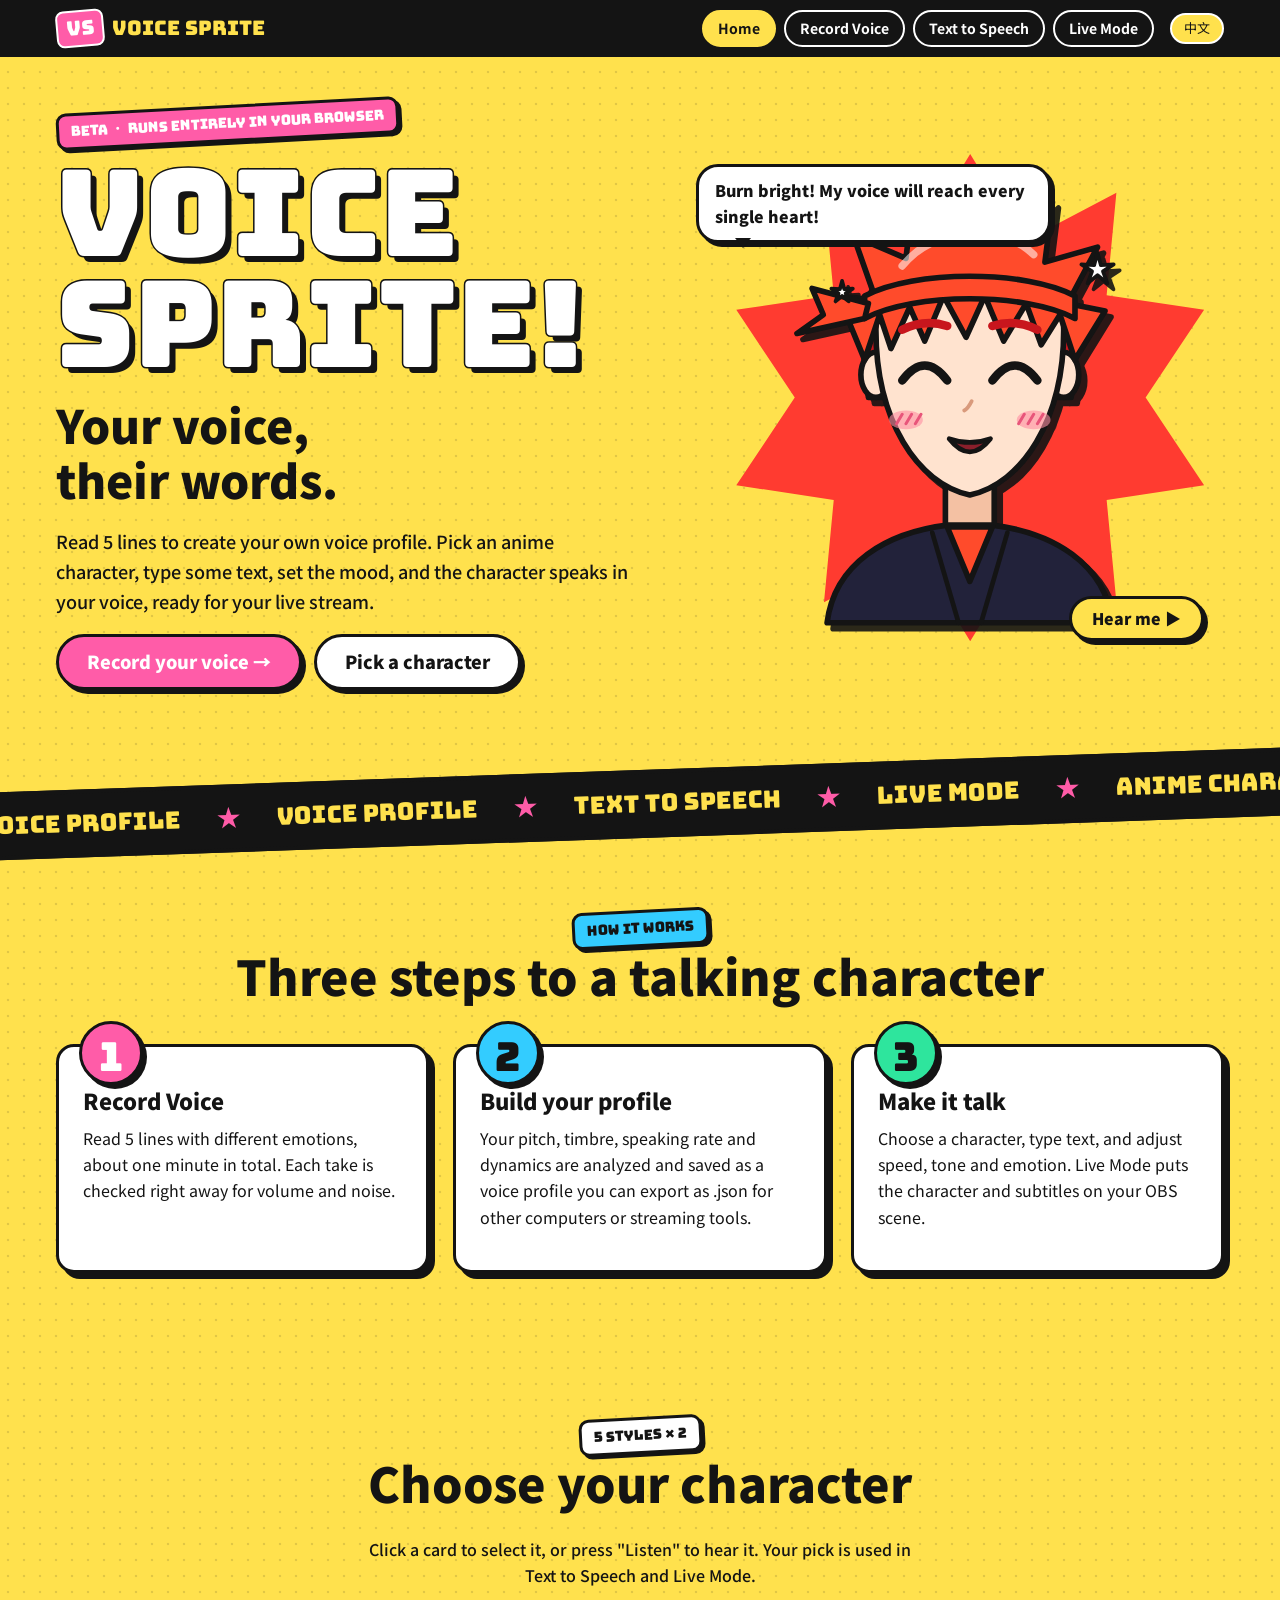
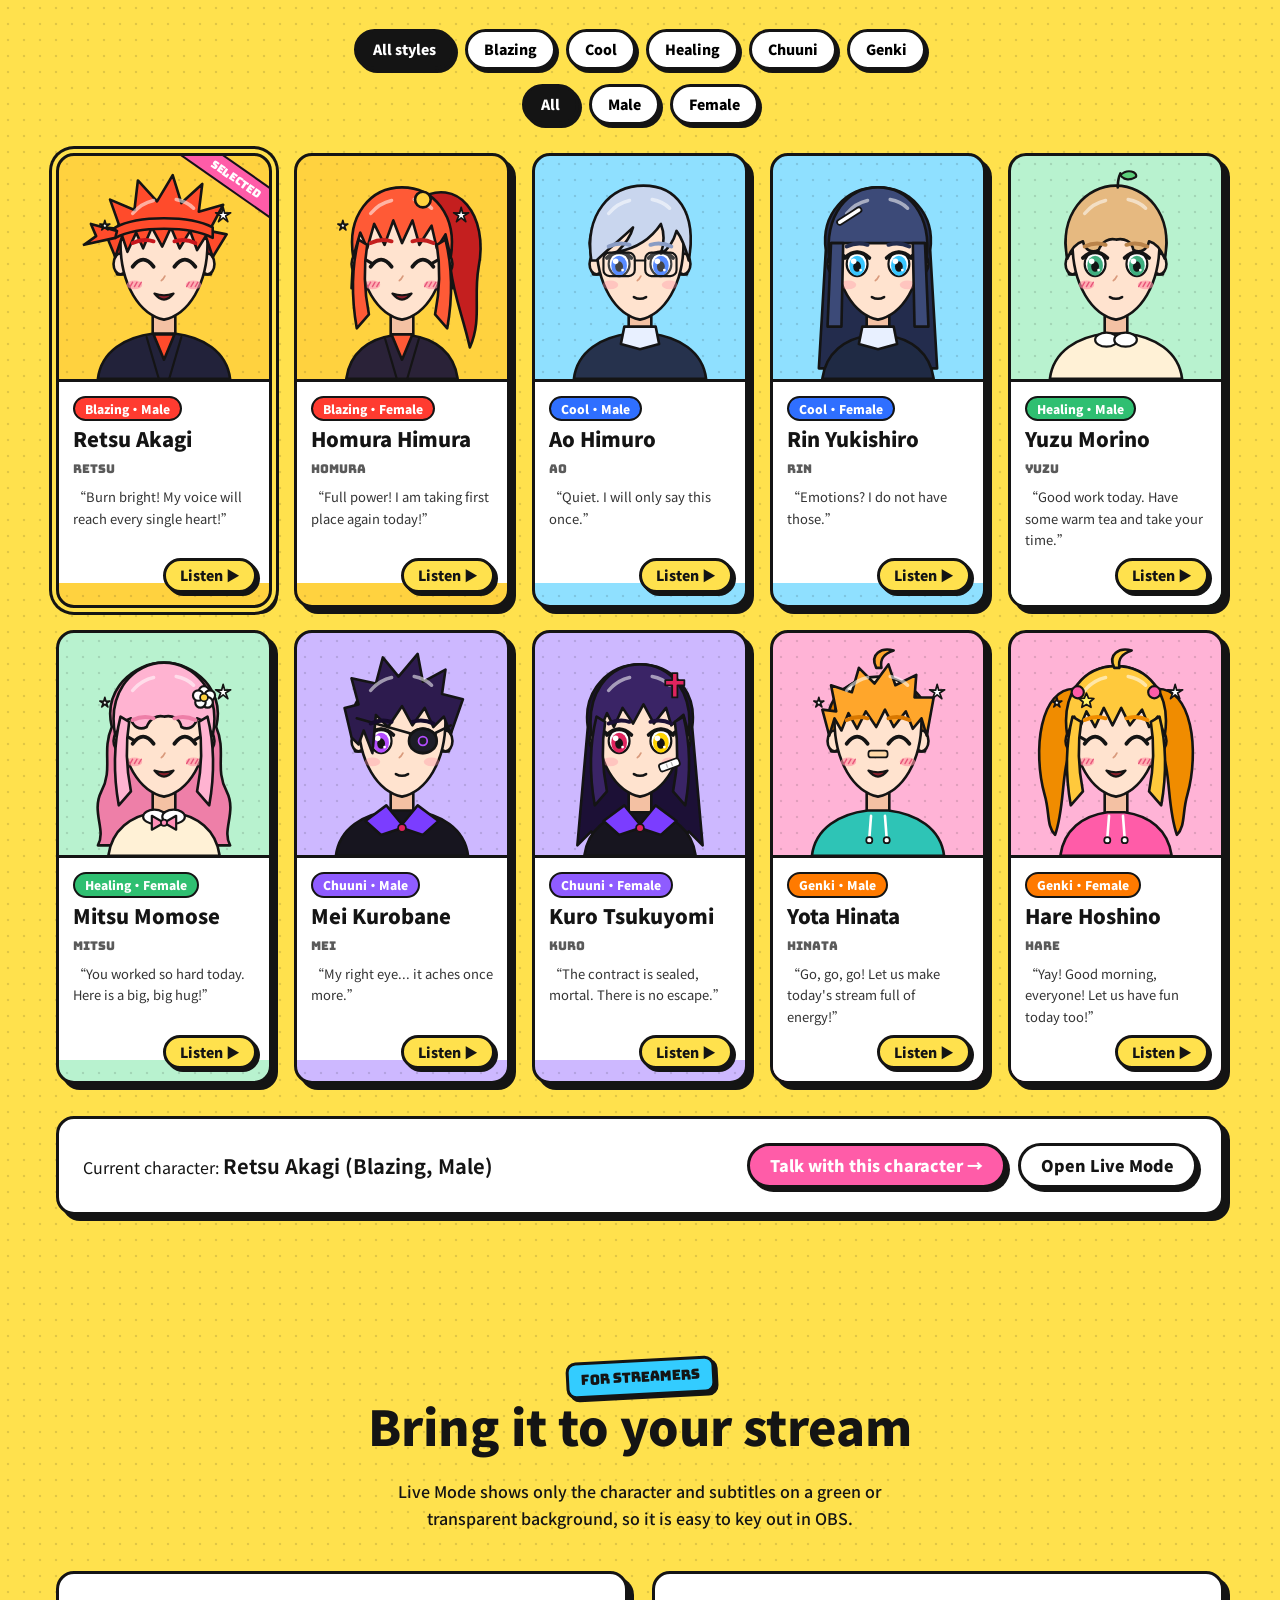
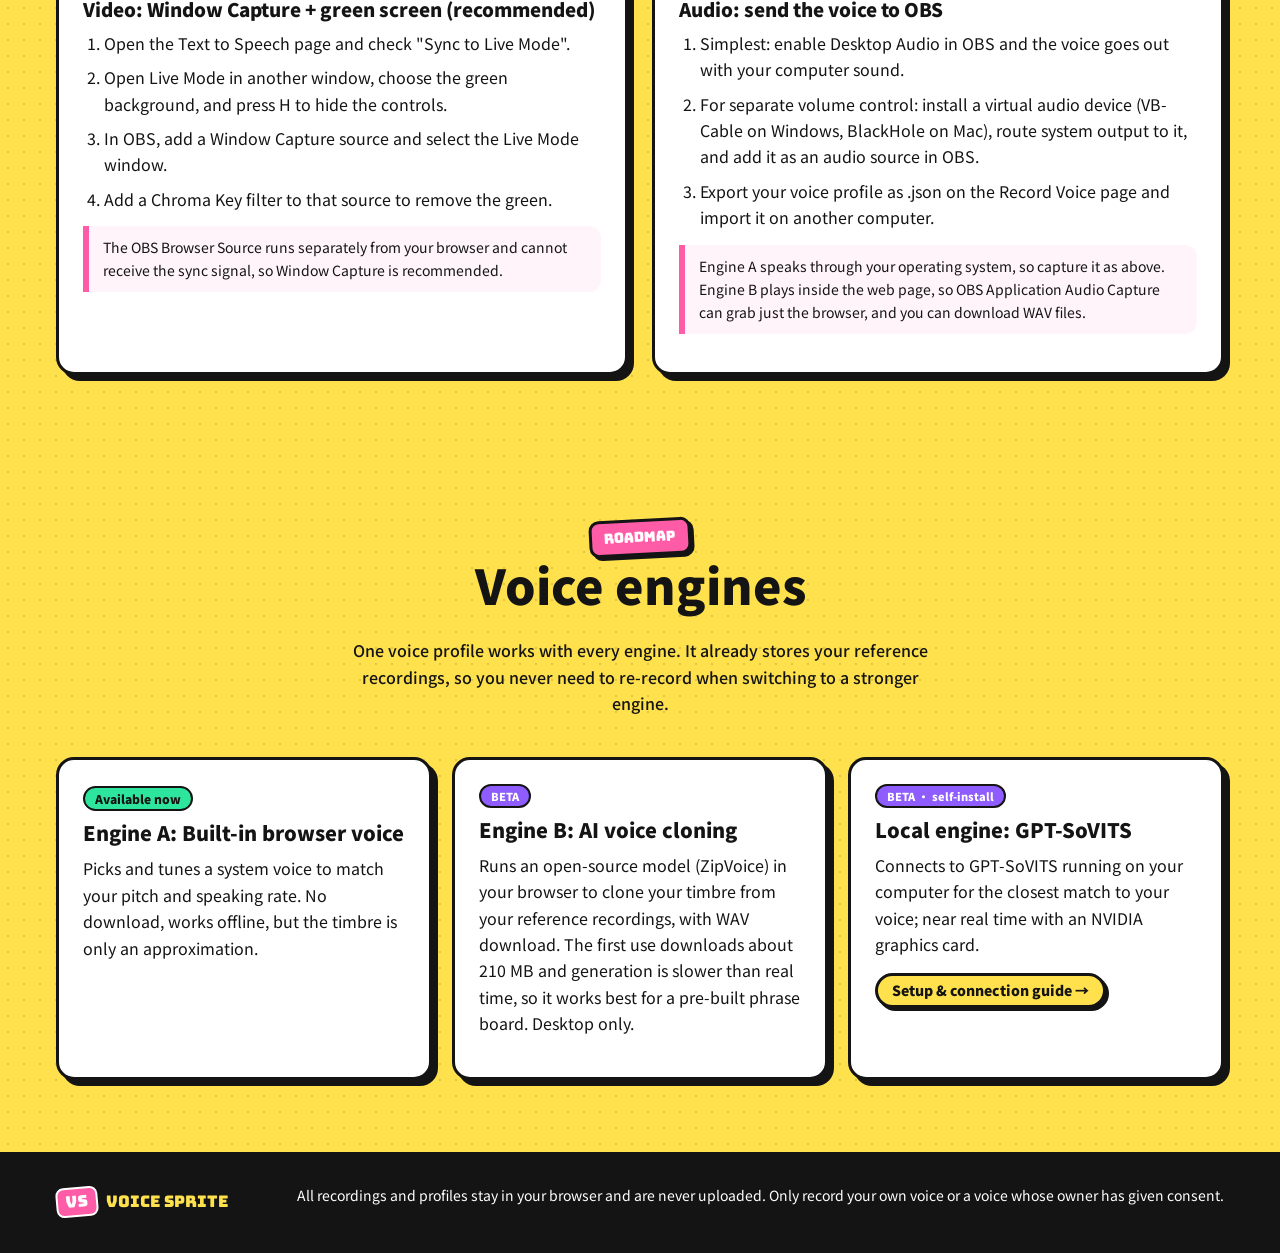
<file: index.html>
<!doctype html>
<html lang="zh-Hant-TW">
<head>
  <meta charset="utf-8">
  <meta name="viewport" content="width=device-width, initial-scale=1">
  <title>VoiceSprite 聲線工坊</title>
  <meta name="description" content="朗讀 5 句台詞建立你的聲線特徵檔，選一個動漫角色，輸入文字就能讓角色用接近你的聲線說話，還能帶進直播。">
  <link rel="icon" href="images/favicon.svg" type="image/svg+xml">
  <link rel="preconnect" href="https://fonts.googleapis.com">
  <link rel="preconnect" href="https://fonts.gstatic.com" crossorigin>
  <link href="https://fonts.googleapis.com/css2?family=Bungee&family=Noto+Sans+TC:wght@500;700;900&display=swap" rel="stylesheet">
  <link rel="stylesheet" href="css/style.css?v=20261004-1327">
  <script>document.documentElement.classList.add('js');</script>
</head>
<body data-page="home">
  <header class="site-header">
    <div class="inner">
      <a class="logo" href="index.html"><span>VS</span>VOICE SPRITE</a>
      <nav class="site-nav" aria-label="主選單">
        <a href="index.html" data-page="home">首頁</a>
        <a href="record.html" data-page="record">錄製聲紋</a>
        <a href="tts.html" data-page="tts">文字轉語音</a>
        <a href="live.html" data-page="live">直播模式</a>
      </nav>
    </div>
  </header>

  <main>
    <section class="hero">
      <div class="container hero-grid">
        <div class="hero-copy">
          <p class="sticker sticker-pink">BETA ・ 全部在你的瀏覽器裡運作</p>
          <h1 class="hero-title">
            <span class="en">VOICE<br>SPRITE!</span>
            <span class="zh" data-i18n-html="heroTitle">用你的聲線<br>讓角色開口說話</span>
          </h1>
          <p class="lead">朗讀 5 句台詞，建立專屬的聲線特徵檔。挑一個動漫角色、輸入文字、調整情緒，角色就會依照你的聲線說話，還能直接帶進直播。</p>
          <div class="btn-row">
            <a class="btn btn-pink btn-lg" href="record.html">開始錄製聲紋 →</a>
            <a class="btn btn-lg" href="#characters">先挑角色</a>
          </div>
        </div>
        <div class="hero-stage">
          <div class="burst" id="heroBurst"></div>
          <div class="hero-char" id="heroChar" title="點我說話"></div>
          <div class="speech-bubble" id="heroBubble">嗨！</div>
          <button class="btn btn-yellow" id="heroHello" type="button">聽我說話 ▶</button>
        </div>
      </div>
    </section>

    <div class="marquee" aria-hidden="true">
      <div class="marquee-track">
        <span>VOICE PROFILE</span><span class="star">★</span><span>聲線特徵檔</span><span class="star">★</span><span>TEXT TO SPEECH</span><span class="star">★</span><span>直播模式</span><span class="star">★</span><span>ANIME CHARACTERS</span><span class="star">★</span><span>情緒調整</span><span class="star">★</span>
        <span>VOICE PROFILE</span><span class="star">★</span><span>聲線特徵檔</span><span class="star">★</span><span>TEXT TO SPEECH</span><span class="star">★</span><span>直播模式</span><span class="star">★</span><span>ANIME CHARACTERS</span><span class="star">★</span><span>情緒調整</span><span class="star">★</span>
      </div>
    </div>

    <section class="section" id="how">
      <div class="container">
        <div class="section-head reveal">
          <p class="sticker">HOW IT WORKS</p>
          <h2>三步驟，角色就會說話</h2>
        </div>
        <div class="steps">
          <article class="card step reveal">
            <div class="step-no">1</div>
            <h3>錄製聲紋</h3>
            <p>跟著畫面朗讀 5 句不同情緒的台詞，大約 1 分鐘。每句錄完會馬上檢查音量與雜音。</p>
          </article>
          <article class="card step reveal">
            <div class="step-no">2</div>
            <h3>產生特徵檔</h3>
            <p>分析你的音高、音色、語速與起伏，存成聲線特徵檔，可以匯出成 .json 帶到別台電腦或直播軟體。</p>
          </article>
          <article class="card step reveal">
            <div class="step-no">3</div>
            <h3>角色開口說話</h3>
            <p>選角色、輸入文字，調整語速、語氣、情緒。也能開啟直播模式，讓角色和字幕出現在 OBS 畫面上。</p>
          </article>
        </div>
      </div>
    </section>

    <section class="section" id="characters">
      <div class="container">
        <div class="section-head reveal">
          <p class="sticker sticker-white">5 STYLES × 2</p>
          <h2>選擇你的角色</h2>
          <p>點角色卡片選擇，按「試聽」聽聽看。選好的角色會用在文字轉語音和直播模式。</p>
        </div>
        <div class="filters" id="styleFilters" role="group" aria-label="依風格篩選"></div>
        <div class="filters" id="genderFilters" role="group" aria-label="依性別篩選"></div>
        <div class="char-grid" id="charGrid"></div>
        <div class="card selected-bar reveal">
          <div>目前角色：<strong id="selectedName">—</strong></div>
          <div class="btn-row">
            <a class="btn btn-pink" href="tts.html">用這個角色說話 →</a>
            <a class="btn" href="live.html" target="_blank" rel="noopener">開啟直播模式</a>
          </div>
        </div>
      </div>
    </section>

    <section class="section" id="live-guide">
      <div class="container">
        <div class="section-head reveal">
          <p class="sticker">FOR STREAMERS</p>
          <h2>帶進直播的方法</h2>
          <p>直播模式頁只顯示角色和字幕，背景可切換成綠幕或透明，方便在 OBS 去背。</p>
        </div>
        <div class="guide-grid">
          <article class="card reveal">
            <h3>畫面：視窗擷取 + 綠幕（推薦）</h3>
            <ol>
              <li>在瀏覽器開啟「文字轉語音」頁，勾選「同步到直播模式頁」。</li>
              <li>再開一個視窗開啟「直播模式」頁，背景選「綠幕」，按 H 隱藏控制面板。</li>
              <li>在 OBS 新增「視窗擷取」，選擇直播模式頁的視窗。</li>
              <li>對該來源加上「色度鍵」濾鏡，把綠色去掉。</li>
            </ol>
            <p class="note">OBS 的「瀏覽器來源」和你的瀏覽器是分開的程式，無法接收同步訊號，所以建議用視窗擷取。</p>
          </article>
          <article class="card reveal">
            <h3>聲音：把語音送進 OBS</h3>
            <ol>
              <li>最簡單：在 OBS 開啟「桌面音訊」，語音會跟著電腦聲音一起進直播。</li>
              <li>想單獨控制音量：安裝虛擬音訊裝置（Windows 用 VB-Cable，Mac 用 BlackHole），把系統輸出切到虛擬裝置，再在 OBS 加入該裝置當音訊來源。</li>
              <li>聲線特徵檔可在「錄製聲紋」頁匯出成 .json，在其他電腦匯入後直接使用。</li>
            </ol>
            <p class="note">引擎 A 由作業系統播放語音，要用上面的方法收音。引擎 B 的聲音由網頁播放，OBS 可用「應用程式音訊擷取」只收瀏覽器的聲音，也能下載成 WAV。</p>
          </article>
        </div>
      </div>
    </section>

    <section class="section" id="engines">
      <div class="container">
        <div class="section-head reveal">
          <p class="sticker sticker-pink">ROADMAP</p>
          <h2>語音引擎</h2>
          <p>同一個聲線特徵檔可以在所有引擎使用。特徵檔裡已經保存了參考錄音，之後換成更強的引擎時不用重錄。</p>
        </div>
        <div class="engine-cards">
          <article class="card engine-card reveal">
            <span class="tag tag-ready">現在可用</span>
            <h3>引擎 A：瀏覽器內建語音</h3>
            <p>依你的音高與語速挑選並調整系統語音。免下載、可離線，但音色只是近似。</p>
          </article>
          <article class="card engine-card reveal">
            <span class="tag tag-beta">BETA 試用中</span>
            <h3>引擎 B：AI 音色複製</h3>
            <p>在瀏覽器裡執行開源模型（ZipVoice），用你的參考錄音複製音色，可下載音檔。首次需下載約 210 MB，生成比即時慢，適合先做成直播台詞板。僅支援電腦。</p>
          </article>
          <article class="card engine-card reveal">
            <span class="tag tag-beta">BETA 需自行安裝</span>
            <h3>本地開源引擎：GPT-SoVITS</h3>
            <p>連到你電腦上執行的 GPT-SoVITS，中文音色最接近本人；有 NVIDIA 顯示卡時速度接近即時。</p>
            <a class="btn btn-sm btn-yellow" href="local-setup.html">安裝與連線教學 →</a>
          </article>
        </div>
      </div>
    </section>
  </main>

  <footer class="site-footer">
    <div class="container inner">
      <a class="logo" href="index.html"><span>VS</span>VOICE SPRITE</a>
      <p>所有錄音與特徵檔只存在你的瀏覽器，不會上傳。請只錄製本人或已取得同意者的聲音。</p>
    </div>
  </footer>

  <script src="js/i18n-en.js?v=20261004-1327"></script>
  <script src="js/i18n.js?v=20261004-1327"></script>
  <script src="js/app.js?v=20261004-1327"></script>
  <script src="js/characters.js?v=20261004-1327"></script>
  <script src="js/profile-store.js?v=20261004-1327"></script>
  <script src="js/engines/engine-a-webspeech.js?v=20261004-1327"></script>
  <script src="js/index.js?v=20261004-1327"></script>
  <script>
  /* 檔案不完整時（例如直接在壓縮檔裡打開、只傳了 html），顯示說明而不是空白頁 */
  (function () {
    var cssOk = getComputedStyle(document.documentElement).getPropertyValue('--ink').trim() !== '';
    var jsOk = !!(window.VS && window.VS.engines);
    if (cssOk && jsOk) return;
    var d = document.createElement('div');
    d.setAttribute('role', 'alert');
    d.style.cssText = 'position:fixed;inset:0;z-index:9999;background:#fffbe0;color:#141414;font:16px/1.8 system-ui,sans-serif;padding:24px;overflow:auto';
    d.innerHTML = '<div style="max-width:640px;margin:0 auto">' +
      '<h1 style="font-size:24px;margin:0 0 12px">網站檔案不完整，無法正常顯示<br><small>Website files are incomplete</small></h1>' +
      '<p>這個網頁需要和 <b>css</b>、<b>js</b>、<b>images</b> 三個資料夾放在一起才能運作，目前讀不到它們。</p>' +
      '<ol>' +
      '<li>如果收到的是壓縮檔（.zip），請先按右鍵「<b>全部解壓縮</b>」，再打開解壓後資料夾裡的 index.html。不要直接在壓縮檔裡點開。</li>' +
      '<li>確認 index.html 旁邊有 css、js、images 三個資料夾。用 LINE 等通訊軟體傳檔時，資料夾常會不見，請改傳整個壓縮檔。</li>' +
      '<li><b>最推薦</b>：請對方直接打開網站的 GitHub Pages 網址。錄製聲紋也只有網址版能使用麥克風。</li>' +
      '</ol>' +
      '<p lang="en" style="margin-top:20px;border-top:2px dashed #ccc;padding-top:12px">This page needs the <b>css</b>, <b>js</b> and <b>images</b> folders next to it. If you received a .zip file, extract it first and then open index.html. The easiest way is to open the official site: https://singwillychen.github.io/voicesprite/</p></div>';
    document.body.appendChild(d);
  })();
  </script>
</body>
</html>
</file>
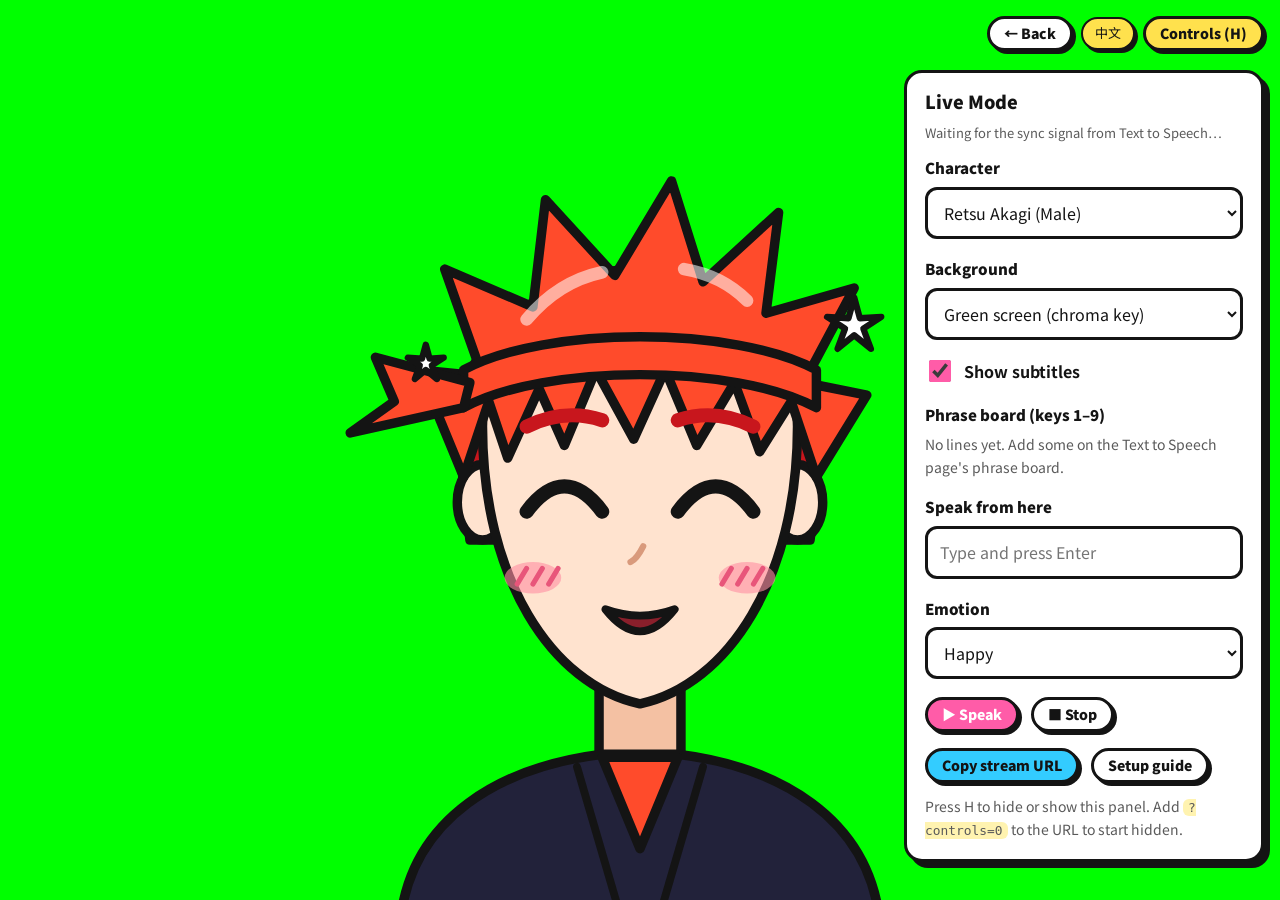
<file: live.html>
<!doctype html>
<html lang="zh-Hant-TW">
<head>
  <meta charset="utf-8">
  <meta name="viewport" content="width=device-width, initial-scale=1">
  <title>直播模式｜VoiceSprite 聲線工坊</title>
  <meta name="description" content="只顯示角色與字幕的直播畫面，可切換綠幕或透明背景。">
  <link rel="icon" href="images/favicon.svg" type="image/svg+xml">
  <link rel="preconnect" href="https://fonts.googleapis.com">
  <link rel="preconnect" href="https://fonts.gstatic.com" crossorigin>
  <link href="https://fonts.googleapis.com/css2?family=Bungee&family=Noto+Sans+TC:wght@500;700;900&display=swap" rel="stylesheet">
  <link rel="stylesheet" href="css/style.css?v=20261004-1327">
</head>
<body class="live bg-green" data-page="live">
  <div class="live-stage">
    <div class="live-char" id="liveChar"></div>
  </div>
  <div class="live-sub" id="liveSub" aria-live="polite"></div>

  <!-- 返回、語言切換、控制面板按鈕：和控制面板一起用 H 鍵隱藏／顯示 -->
  <div class="live-topbar" id="liveTopbar">
    <button type="button" class="btn btn-sm" id="btnBack">← 返回</button>
    <span data-lang-slot></span>
    <button type="button" class="btn btn-sm btn-yellow" id="toggleControls" aria-expanded="true" aria-controls="controls">控制面板（H）</button>
  </div>

  <aside class="card live-controls" id="controls">
    <h2>直播模式</h2>
    <p class="sync-status" id="syncStatus">等待文字轉語音頁的同步訊號…</p>

    <div class="field">
      <label class="field-label" for="ctlChar">角色</label>
      <select id="ctlChar"></select>
    </div>
    <div class="field">
      <label class="field-label" for="ctlBg">背景</label>
      <select id="ctlBg">
        <option value="green">綠幕（色度鍵去背）</option>
        <option value="blue">藍幕</option>
        <option value="transparent">透明（OBS 瀏覽器來源）</option>
        <option value="pop">普普風黃色</option>
      </select>
    </div>
    <label class="check" style="margin-bottom:18px">
      <input type="checkbox" id="ctlSub" checked>
      <span>顯示字幕</span>
    </label>

    <div class="field-label" style="margin-bottom:6px">直播台詞板（數字鍵 1～9）</div>
    <div class="live-board" id="liveBoard"></div>

    <div class="field">
      <label class="field-label" for="ctlText">直接在這裡說話</label>
      <input type="text" id="ctlText" maxlength="200" placeholder="輸入文字後按 Enter">
    </div>
    <div class="field">
      <label class="field-label" for="ctlEmotion">情緒</label>
      <select id="ctlEmotion"></select>
    </div>
    <div class="btn-row" style="margin-bottom:16px">
      <button type="button" class="btn btn-pink btn-sm" id="ctlSpeak">▶ 說話</button>
      <button type="button" class="btn btn-sm" id="ctlStop">■ 停止</button>
    </div>

    <div class="btn-row">
      <button type="button" class="btn btn-sm btn-cyan" id="ctlCopy">複製直播用網址</button>
      <a class="btn btn-sm" href="index.html#live-guide">設定教學</a>
    </div>
    <p class="small muted" style="margin:12px 0 0">按 H 可隱藏或顯示這個面板。網址加上 <code>?controls=0</code> 會直接隱藏。</p>
  </aside>

  <script src="js/i18n-en.js?v=20261004-1327"></script>
  <script src="js/i18n.js?v=20261004-1327"></script>
  <script src="js/app.js?v=20261004-1327"></script>
  <script src="js/characters.js?v=20261004-1327"></script>
  <script src="js/profile-store.js?v=20261004-1327"></script>
  <script src="js/clip-store.js?v=20261004-1327"></script>
  <script src="js/board.js?v=20261004-1327"></script>
  <script src="js/audio-player.js?v=20261004-1327"></script>
  <script src="js/engines/engine-a-webspeech.js?v=20261004-1327"></script>
  <script src="js/live.js?v=20261004-1327"></script>
  <script>
  /* 檔案不完整時（例如直接在壓縮檔裡打開、只傳了 html），顯示說明而不是空白頁 */
  (function () {
    var cssOk = getComputedStyle(document.documentElement).getPropertyValue('--ink').trim() !== '';
    var jsOk = !!(window.VS && window.VS.engines);
    if (cssOk && jsOk) return;
    var d = document.createElement('div');
    d.setAttribute('role', 'alert');
    d.style.cssText = 'position:fixed;inset:0;z-index:9999;background:#fffbe0;color:#141414;font:16px/1.8 system-ui,sans-serif;padding:24px;overflow:auto';
    d.innerHTML = '<div style="max-width:640px;margin:0 auto">' +
      '<h1 style="font-size:24px;margin:0 0 12px">網站檔案不完整，無法正常顯示<br><small>Website files are incomplete</small></h1>' +
      '<p>這個網頁需要和 <b>css</b>、<b>js</b>、<b>images</b> 三個資料夾放在一起才能運作，目前讀不到它們。</p>' +
      '<ol>' +
      '<li>如果收到的是壓縮檔（.zip），請先按右鍵「<b>全部解壓縮</b>」，再打開解壓後資料夾裡的 index.html。不要直接在壓縮檔裡點開。</li>' +
      '<li>確認 index.html 旁邊有 css、js、images 三個資料夾。用 LINE 等通訊軟體傳檔時，資料夾常會不見，請改傳整個壓縮檔。</li>' +
      '<li><b>最推薦</b>：請對方直接打開網站的 GitHub Pages 網址。錄製聲紋也只有網址版能使用麥克風。</li>' +
      '</ol>' +
      '<p lang="en" style="margin-top:20px;border-top:2px dashed #ccc;padding-top:12px">This page needs the <b>css</b>, <b>js</b> and <b>images</b> folders next to it. If you received a .zip file, extract it first and then open index.html. The easiest way is to open the official site: https://singwillychen.github.io/voicesprite/</p></div>';
    document.body.appendChild(d);
  })();
  </script>
</body>
</html>
</file>
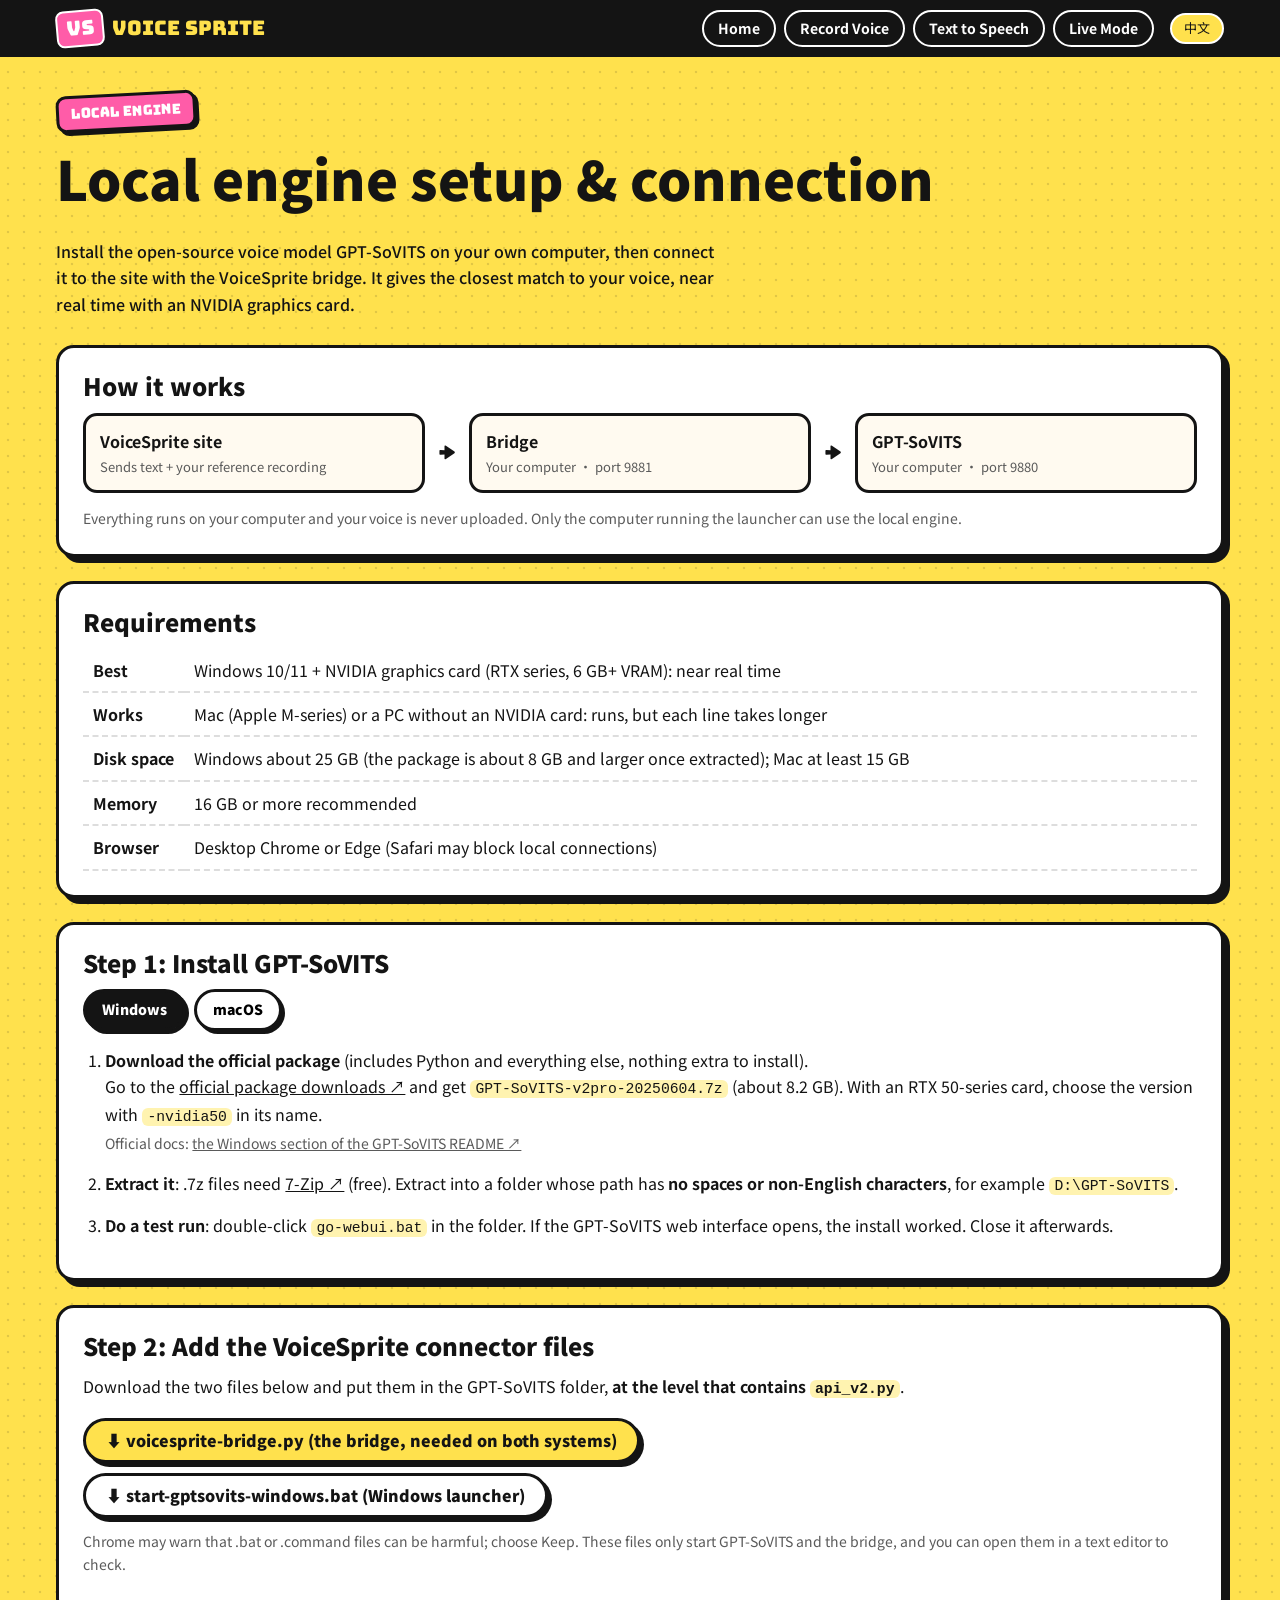
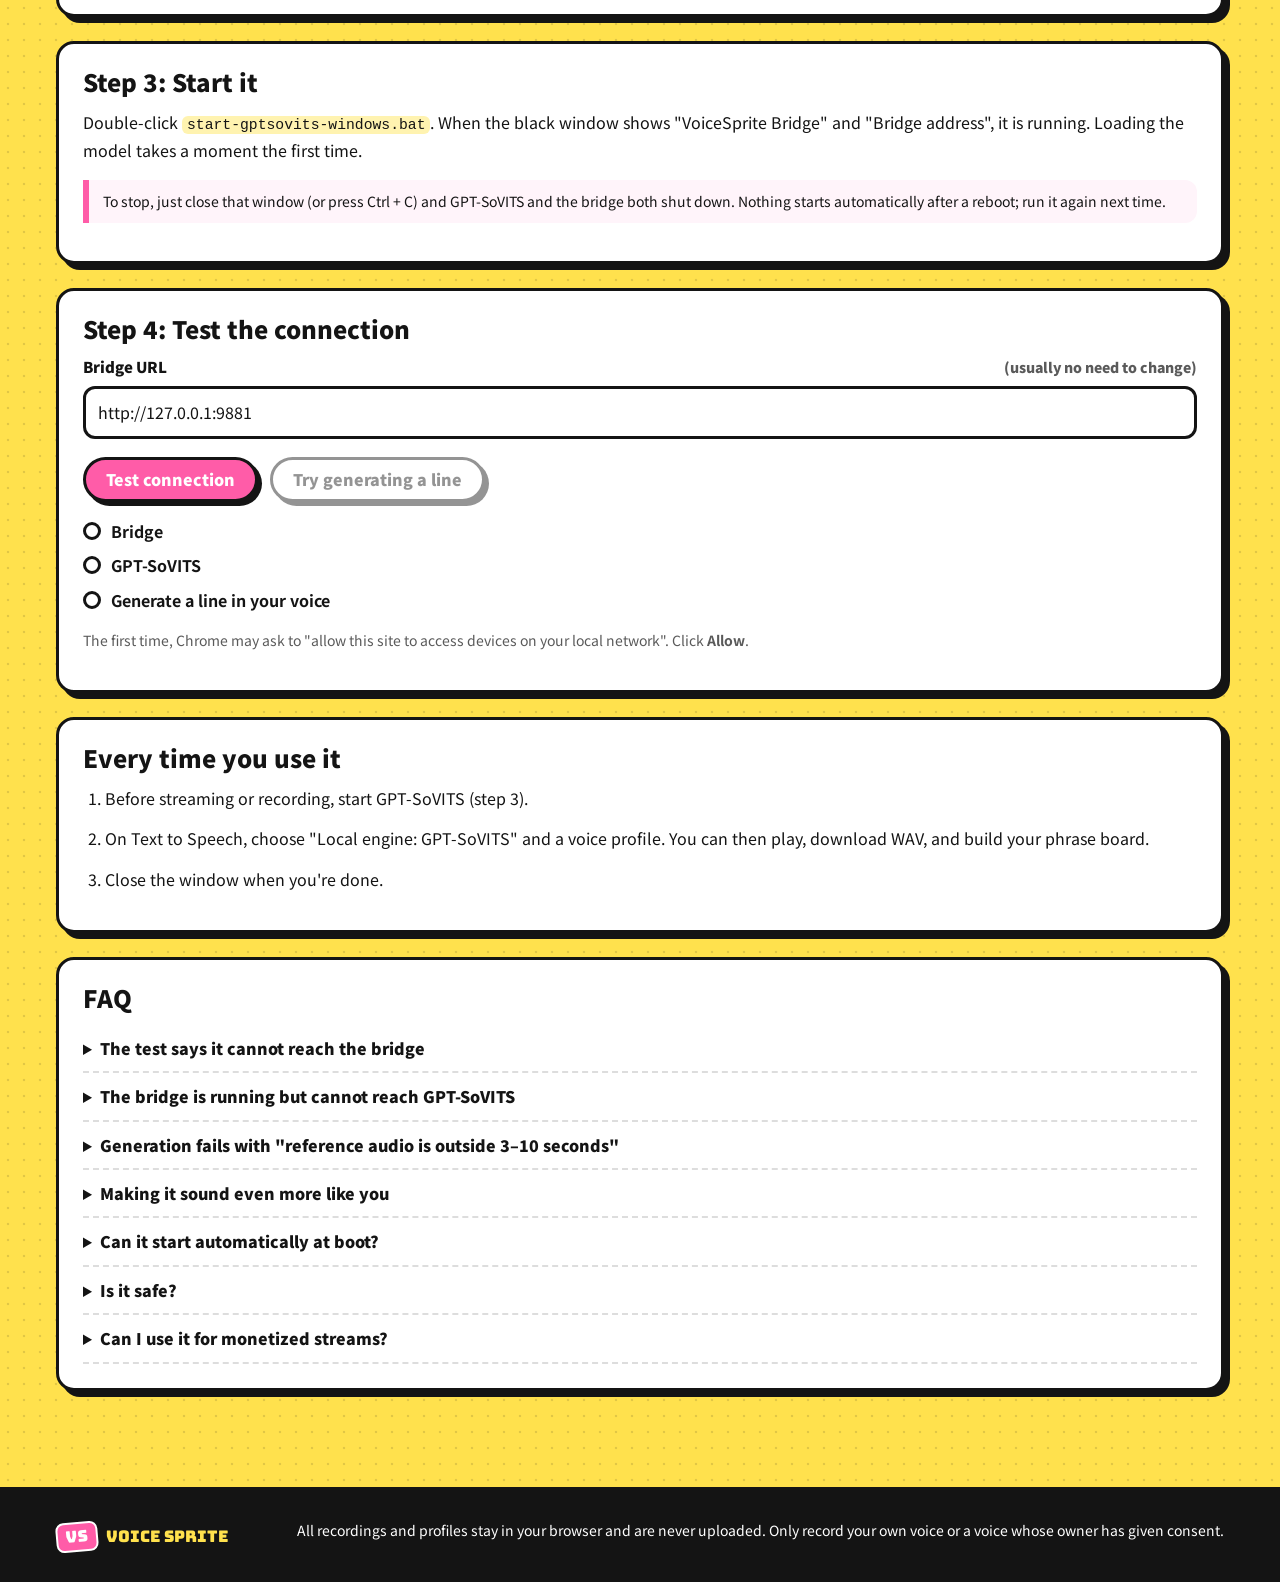
<file: local-setup.html>
<!doctype html>
<html lang="zh-Hant-TW">
<head>
  <meta charset="utf-8">
  <meta name="viewport" content="width=device-width, initial-scale=1">
  <title>本地引擎安裝｜VoiceSprite 聲線工坊</title>
  <meta name="description" content="在自己的電腦安裝 GPT-SoVITS，並用 VoiceSprite 橋接程式連接網站。">
  <link rel="icon" href="images/favicon.svg" type="image/svg+xml">
  <link rel="preconnect" href="https://fonts.googleapis.com">
  <link rel="preconnect" href="https://fonts.gstatic.com" crossorigin>
  <link href="https://fonts.googleapis.com/css2?family=Bungee&family=Noto+Sans+TC:wght@500;700;900&display=swap" rel="stylesheet">
  <link rel="stylesheet" href="css/style.css?v=20261004-1327">
  <script>document.documentElement.classList.add('js');</script>
</head>
<body data-page="local-setup">
  <header class="site-header">
    <div class="inner">
      <a class="logo" href="index.html"><span>VS</span>VOICE SPRITE</a>
      <nav class="site-nav" aria-label="主選單">
        <a href="index.html" data-page="home">首頁</a>
        <a href="record.html" data-page="record">錄製聲紋</a>
        <a href="tts.html" data-page="tts">文字轉語音</a>
        <a href="live.html" data-page="live">直播模式</a>
      </nav>
    </div>
  </header>

  <main class="container page">
    <header class="page-head">
      <p class="sticker sticker-pink">LOCAL ENGINE</p>
      <h1>本地開源引擎安裝與連線</h1>
      <p>在你自己的電腦安裝開源語音模型 GPT-SoVITS，再用 VoiceSprite 橋接程式連到網站。中文音色最接近本人，有 NVIDIA 顯示卡時速度接近即時。</p>
    </header>

    <section class="card setup-block">
      <h2>運作方式</h2>
      <div class="flow">
        <div class="flow-box"><b>VoiceSprite 網站</b><span>送出文字＋你的參考錄音</span></div>
        <div class="flow-arrow" aria-hidden="true">→</div>
        <div class="flow-box"><b>橋接程式</b><span>你的電腦・port 9881</span></div>
        <div class="flow-arrow" aria-hidden="true">→</div>
        <div class="flow-box"><b>GPT-SoVITS</b><span>你的電腦・port 9880</span></div>
      </div>
      <p class="small muted" style="margin:14px 0 0">所有運算都在你的電腦上，聲音不會上傳到任何伺服器。只有開著啟動檔的那台電腦能使用本地引擎。</p>
    </section>

    <section class="card setup-block">
      <h2>需要的設備</h2>
      <table class="req-table">
        <tbody>
          <tr><th>最佳</th><td>Windows 10／11 ＋ NVIDIA 顯示卡（RTX 系列，顯示記憶體 6 GB 以上）：速度接近即時</td></tr>
          <tr><th>可以用</th><td>Mac（Apple M 系列晶片）或沒有 NVIDIA 顯示卡的電腦：可以執行，但每句要等比較久</td></tr>
          <tr><th>硬碟空間</th><td>Windows 約 25 GB（整合包約 8 GB，解壓後更大）；Mac 至少 15 GB</td></tr>
          <tr><th>記憶體</th><td>建議 16 GB 以上</td></tr>
          <tr><th>瀏覽器</th><td>電腦版 Chrome 或 Edge（Safari 可能擋下本機連線）</td></tr>
        </tbody>
      </table>
    </section>

    <section class="card setup-block">
      <h2>步驟一：安裝 GPT-SoVITS</h2>
      <div class="seg os-tabs" role="tablist" aria-label="選擇作業系統">
        <button type="button" class="chip" role="tab" data-os="win" aria-pressed="true">Windows</button>
        <button type="button" class="chip" role="tab" data-os="mac" aria-pressed="false">macOS</button>
      </div>

      <div class="os-pane" data-os="win">
        <ol class="steps-list">
          <li data-i18n-html="win1">
            <b>下載官方整合包</b>（已包含 Python 與所有套件，不用另外安裝）。<br>
            到 <a href="https://huggingface.co/lj1995/GPT-SoVITS-windows-package/tree/main" target="_blank" rel="noopener">官方整合包下載區 ↗</a>，建議下載 <code>GPT-SoVITS-v2pro-20250604.7z</code>（約 8.2 GB）。顯示卡是 RTX 50 系列的話，改下載檔名有 <code>-nvidia50</code> 的版本。<br>
            <span class="small muted">官方說明：<a href="https://github.com/RVC-Boss/GPT-SoVITS#windows" target="_blank" rel="noopener">GPT-SoVITS README 的 Windows 段落 ↗</a></span>
          </li>
          <li data-i18n-html="win2">
            <b>解壓縮</b>：.7z 檔需要用 <a href="https://www.7-zip.org/" target="_blank" rel="noopener">7-Zip ↗</a>（免費）解壓。解壓到路徑<b>沒有中文、沒有空格</b>的資料夾，例如 <code>D:\GPT-SoVITS</code>。
          </li>
          <li data-i18n-html="win3">
            <b>先試跑一次</b>：雙擊資料夾裡的 <code>go-webui.bat</code>，能打開 GPT-SoVITS 的網頁介面就代表安裝成功。確認後關掉它。
          </li>
        </ol>
      </div>

      <div class="os-pane" data-os="mac" hidden>
        <p class="note" style="margin-top:0">Mac 沒有 NVIDIA 顯示卡，可以使用但生成較慢。以下指令都在「終端機」App 裡執行，每段貼上後按 Enter。</p>
        <ol class="steps-list">
          <li data-i18n-html="mac1">
            <b>安裝 Homebrew</b>（已安裝可跳過）：依照 <a href="https://brew.sh/zh-tw/" target="_blank" rel="noopener">brew.sh ↗</a> 的指令安裝。接著安裝 FFmpeg：
            <pre class="cmd"><code>brew install ffmpeg</code></pre>
          </li>
          <li data-i18n-html="mac2">
            <b>安裝 Miniconda</b>（已安裝可跳過）：到 <a href="https://www.anaconda.com/docs/getting-started/miniconda/install" target="_blank" rel="noopener">Miniconda 下載頁 ↗</a> 選 macOS Apple Silicon 版本安裝，裝完重新打開終端機。
          </li>
          <li data-i18n-html="mac3">
            <b>下載 GPT-SoVITS</b>：
            <pre class="cmd"><code>cd ~
git clone https://github.com/RVC-Boss/GPT-SoVITS.git
cd GPT-SoVITS</code></pre>
          </li>
          <li data-i18n-html="mac4">
            <b>建立環境並安裝</b>（會自動下載模型，需要一段時間）：
            <pre class="cmd"><code>conda create -n GPTSoVits python=3.10 -y
conda activate GPTSoVits
bash install.sh --device MPS --source HF</code></pre>
            <span class="small muted">如果安裝 MPS 版本失敗，可以把 <code>MPS</code> 改成 <code>CPU</code> 再試一次。</span>
          </li>
        </ol>
      </div>
    </section>

    <section class="card setup-block">
      <h2>步驟二：放入 VoiceSprite 連接檔</h2>
      <p data-i18n-html="step2">下載以下兩個檔案，放進 GPT-SoVITS 資料夾裡<b>有 <code>api_v2.py</code> 的那一層</b>。</p>
      <div class="dl-list">
        <a class="btn btn-yellow" href="tools/voicesprite-bridge.py" download>⬇ voicesprite-bridge.py（橋接程式，兩種系統都要）</a>
        <a class="btn" href="tools/start-gptsovits-windows.bat" download data-os-only="win">⬇ start-gptsovits-windows.bat（Windows 啟動檔）</a>
        <a class="btn" href="tools/start-gptsovits-mac.command" download data-os-only="mac">⬇ start-gptsovits-mac.command（Mac 啟動檔）</a>
      </div>
      <p class="small muted">Chrome 下載 .bat 或 .command 時可能提醒「這類檔案可能有害」，請選「保留」。這兩個檔案只是啟動 GPT-SoVITS 與橋接程式，內容可以用記事本打開確認。</p>
    </section>

    <section class="card setup-block">
      <h2>步驟三：啟動</h2>
      <div class="os-pane" data-os="win">
        <p data-i18n-html="winStart">雙擊 <code>start-gptsovits-windows.bat</code>。黑色視窗出現「VoiceSprite 橋接程式」與「網站連線位址」字樣就代表啟動了。第一次載入模型需要等一下。</p>
      </div>
      <div class="os-pane" data-os="mac" hidden>
        <p>打開終端機，執行：</p>
        <pre class="cmd"><code>cd ~/GPT-SoVITS
bash start-gptsovits-mac.command</code></pre>
        <p>出現「VoiceSprite 橋接程式」與「網站連線位址」字樣就代表啟動了。第一次載入模型需要等一下。</p>
      </div>
      <p class="note">要關閉時，直接關掉那個視窗（或按 Ctrl + C），GPT-SoVITS 和橋接程式會一起關閉。重新開機後不會自動啟動，下次使用前再執行一次即可。</p>
    </section>

    <section class="card setup-block" id="test">
      <h2>步驟四：測試連線</h2>
      <div class="field">
        <label class="field-label" for="bridgeUrl">橋接程式網址 <span class="small muted">（一般不用改）</span></label>
        <input type="text" id="bridgeUrl" spellcheck="false">
      </div>
      <div class="btn-row">
        <button type="button" class="btn btn-pink" id="btnCheck">測試連線</button>
        <button type="button" class="btn" id="btnTestGen" disabled>試著生成一句</button>
      </div>
      <ul class="check-list" id="checkList">
        <li data-step="bridge"><span class="dot"></span>橋接程式</li>
        <li data-step="sovits"><span class="dot"></span>GPT-SoVITS</li>
        <li data-step="gen"><span class="dot"></span>用你的聲線生成一句</li>
      </ul>
      <p id="checkMsg" aria-live="polite"></p>
      <div class="btn-row" id="doneRow" hidden>
        <a class="btn btn-pink" href="tts.html">完成！到文字轉語音頁使用 →</a>
      </div>
      <p data-i18n-html="chromeAllow" class="small muted">Chrome 第一次連線時可能詢問「允許這個網站存取本機網路上的裝置」，請按<b>允許</b>。</p>
    </section>

    <section class="card setup-block">
      <h2>之後每次使用</h2>
      <ol class="steps-list">
        <li>直播或錄音前，先啟動 GPT-SoVITS（步驟三）。</li>
        <li>到「文字轉語音」頁，語音引擎選「本地開源引擎：GPT-SoVITS」，選好聲線特徵檔就能播放、下載 WAV、生成直播台詞板。</li>
        <li>用完關掉視窗即可。</li>
      </ol>
    </section>

    <section class="card setup-block faq">
      <h2>常見問題</h2>
      <details>
        <summary>測試連線顯示「連不到橋接程式」</summary>
        <ul>
          <li>確認啟動檔的視窗還開著，而且有出現「網站連線位址」。</li>
          <li>Chrome 詢問存取本機網路時要按允許；不小心拒絕的話，點網址列左邊的圖示重新允許。</li>
          <li>請用 Chrome 或 Edge，Safari 可能會擋下網站連到本機。</li>
          <li data-i18n-html="faqPort">如果 9881 被其他程式占用，可以用 <code>python voicesprite-bridge.py --port 9882</code> 啟動，並把上面的網址改成 <code>http://127.0.0.1:9882</code>。</li>
        </ul>
      </details>
      <details>
        <summary>橋接程式已啟動，但連不到 GPT-SoVITS</summary>
        <ul>
          <li>GPT-SoVITS 第一次載入模型需要 1～2 分鐘，等視窗不再跑新訊息後再測試一次。</li>
          <li>如果視窗出現紅色錯誤訊息，通常是安裝不完整：Windows 請重新解壓整合包；Mac 請重新執行步驟一的 install.sh。</li>
        </ul>
      </details>
      <details>
        <summary>生成失敗，出現「參考音頻在 3～10 秒範圍外」</summary>
        <p>網站會自動把太短的參考錄音補到 3 秒以上。如果仍然出現，請到「錄製聲紋」重錄一次，每句用正常語速完整唸完。</p>
      </details>
      <details>
        <summary>想讓聲音更像自己</summary>
        <p data-i18n-html="faqTrain">GPT-SoVITS 可以用 1 分鐘以上的錄音微調模型，相似度會大幅提升。請參考 <a href="https://github.com/RVC-Boss/GPT-SoVITS" target="_blank" rel="noopener">官方說明 ↗</a> 的訓練教學，訓練完成後在 <code>GPT_SoVITS/configs/tts_infer.yaml</code> 指定你的模型。</p>
      </details>
      <details>
        <summary>可以開機就自動啟動嗎？</summary>
        <p data-i18n-html="faqBoot">可以，但不建議：GPT-SoVITS 開著會一直占用顯示卡記憶體與系統資源。真的需要的話，Windows 可把啟動檔的捷徑放進「啟動」資料夾（按 Win + R 輸入 <code>shell:startup</code>）。</p>
      </details>
      <details>
        <summary>安全嗎？</summary>
        <p>橋接程式只接受同一台電腦的連線，而且只允許 VoiceSprite 網站使用，其他網站會被拒絕。參考錄音只會暫存在電腦的暫存資料夾。</p>
      </details>
      <details>
        <summary>可以用在營利直播嗎？</summary>
        <p>GPT-SoVITS 程式採用 MIT 授權。預訓練模型與你使用的聲音的授權，請自行確認；請只使用本人或已取得同意者的聲音。</p>
      </details>
    </section>
  </main>

  <footer class="site-footer">
    <div class="container inner">
      <a class="logo" href="index.html"><span>VS</span>VOICE SPRITE</a>
      <p>所有錄音與特徵檔只存在你的瀏覽器，不會上傳。請只錄製本人或已取得同意者的聲音。</p>
    </div>
  </footer>

  <script src="js/i18n-en.js?v=20261004-1327"></script>
  <script src="js/i18n.js?v=20261004-1327"></script>
  <script src="js/app.js?v=20261004-1327"></script>
  <script src="js/audio-utils.js?v=20261004-1327"></script>
  <script src="js/profile-store.js?v=20261004-1327"></script>
  <script src="js/clip-store.js?v=20261004-1327"></script>
  <script src="js/audio-player.js?v=20261004-1327"></script>
  <script src="js/engines/engine-a-webspeech.js?v=20261004-1327"></script>
  <script src="js/engines/ref-tools.js?v=20261004-1327"></script>
  <script src="js/engines/engine-local.js?v=20261004-1327"></script>
  <script src="js/local-setup.js?v=20261004-1327"></script>
  <script>
  /* 檔案不完整時（例如直接在壓縮檔裡打開、只傳了 html），顯示說明而不是空白頁 */
  (function () {
    var cssOk = getComputedStyle(document.documentElement).getPropertyValue('--ink').trim() !== '';
    var jsOk = !!(window.VS && window.VS.engines);
    if (cssOk && jsOk) return;
    var d = document.createElement('div');
    d.setAttribute('role', 'alert');
    d.style.cssText = 'position:fixed;inset:0;z-index:9999;background:#fffbe0;color:#141414;font:16px/1.8 system-ui,sans-serif;padding:24px;overflow:auto';
    d.innerHTML = '<div style="max-width:640px;margin:0 auto">' +
      '<h1 style="font-size:24px;margin:0 0 12px">網站檔案不完整，無法正常顯示<br><small>Website files are incomplete</small></h1>' +
      '<p>這個網頁需要和 <b>css</b>、<b>js</b>、<b>images</b> 三個資料夾放在一起才能運作，目前讀不到它們。</p>' +
      '<ol>' +
      '<li>如果收到的是壓縮檔（.zip），請先按右鍵「<b>全部解壓縮</b>」，再打開解壓後資料夾裡的 index.html。不要直接在壓縮檔裡點開。</li>' +
      '<li>確認 index.html 旁邊有 css、js、images 三個資料夾。用 LINE 等通訊軟體傳檔時，資料夾常會不見，請改傳整個壓縮檔。</li>' +
      '<li><b>最推薦</b>：請對方直接打開網站的 GitHub Pages 網址。錄製聲紋也只有網址版能使用麥克風。</li>' +
      '</ol>' +
      '<p lang="en" style="margin-top:20px;border-top:2px dashed #ccc;padding-top:12px">This page needs the <b>css</b>, <b>js</b> and <b>images</b> folders next to it. If you received a .zip file, extract it first and then open index.html. The easiest way is to open the official site: https://singwillychen.github.io/voicesprite/</p></div>';
    document.body.appendChild(d);
  })();
  </script>
</body>
</html>
</file>
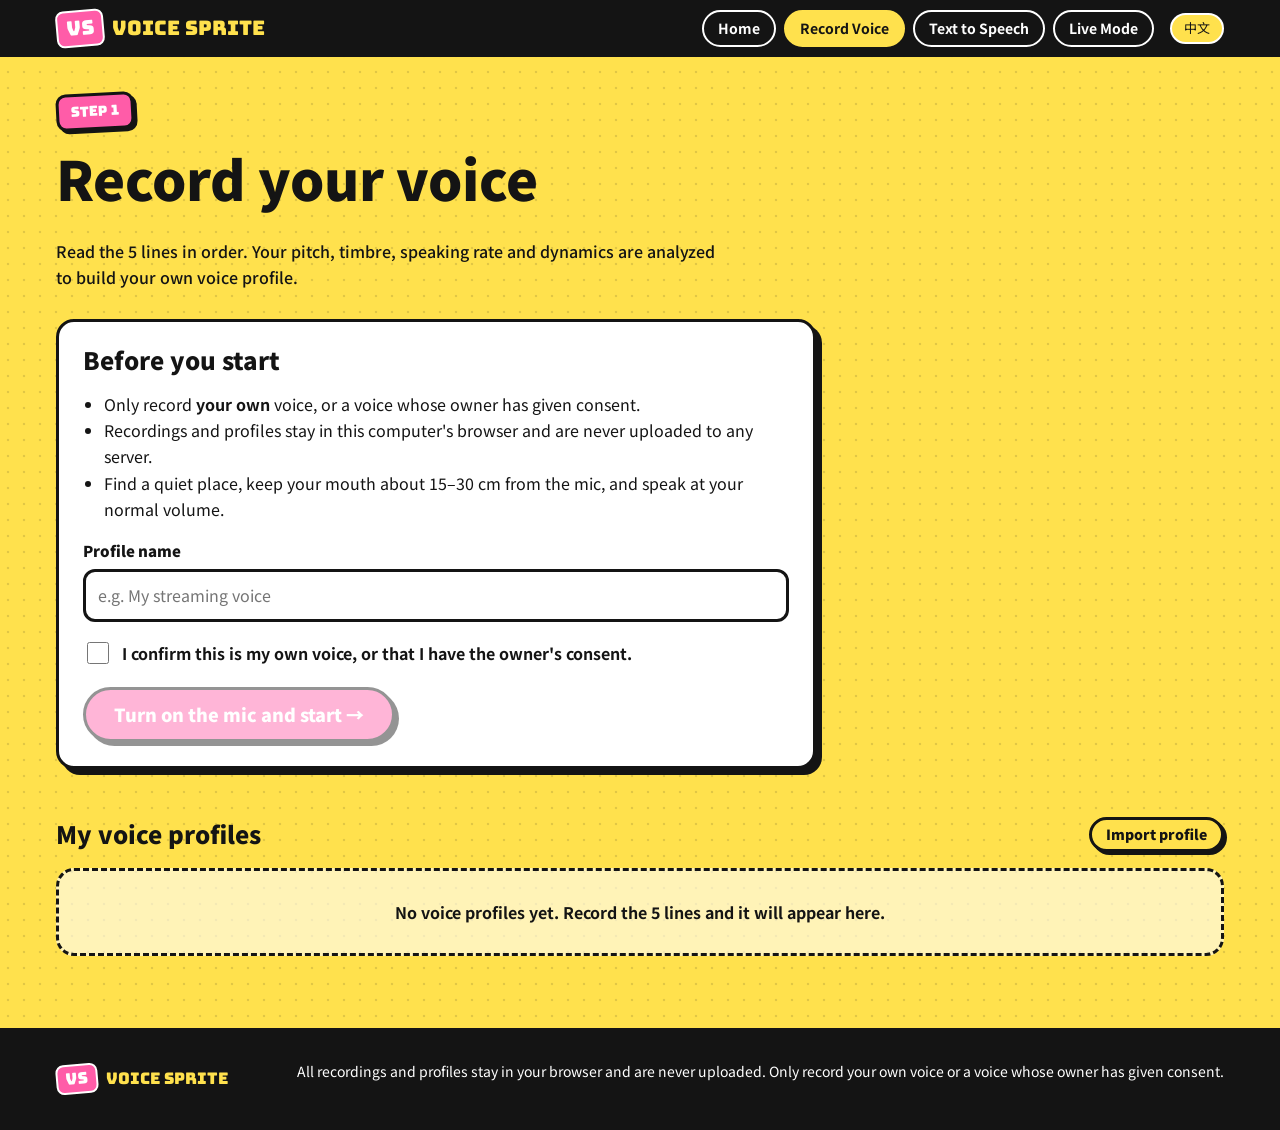
<file: record.html>
<!doctype html>
<html lang="zh-Hant-TW">
<head>
  <meta charset="utf-8">
  <meta name="viewport" content="width=device-width, initial-scale=1">
  <title>錄製聲紋｜VoiceSprite 聲線工坊</title>
  <meta name="description" content="朗讀 5 句台詞，建立你的聲線特徵檔。">
  <link rel="icon" href="images/favicon.svg" type="image/svg+xml">
  <link rel="preconnect" href="https://fonts.googleapis.com">
  <link rel="preconnect" href="https://fonts.gstatic.com" crossorigin>
  <link href="https://fonts.googleapis.com/css2?family=Bungee&family=Noto+Sans+TC:wght@500;700;900&display=swap" rel="stylesheet">
  <link rel="stylesheet" href="css/style.css?v=20261004-1327">
  <script>document.documentElement.classList.add('js');</script>
</head>
<body data-page="record">
  <header class="site-header">
    <div class="inner">
      <a class="logo" href="index.html"><span>VS</span>VOICE SPRITE</a>
      <nav class="site-nav" aria-label="主選單">
        <a href="index.html" data-page="home">首頁</a>
        <a href="record.html" data-page="record">錄製聲紋</a>
        <a href="tts.html" data-page="tts">文字轉語音</a>
        <a href="live.html" data-page="live">直播模式</a>
      </nav>
    </div>
  </header>

  <main class="container page">
    <header class="page-head">
      <p class="sticker sticker-pink">STEP 1</p>
      <h1>錄製你的聲紋</h1>
      <p>依序朗讀 5 句台詞，系統會分析你的音高、音色、語速與起伏，產生專屬的聲線特徵檔。</p>
    </header>

    <section class="card consent-card" id="consentCard">
      <h2>開始之前</h2>
      <ul>
        <li>只錄製<strong>你本人</strong>的聲音，或已取得聲音主人同意的聲音。</li>
        <li>錄音和特徵檔只存在這台電腦的瀏覽器裡，不會上傳到任何伺服器。</li>
        <li>建議在安靜的地方，嘴巴距離麥克風約 15～30 公分，用平常說話的音量。</li>
      </ul>
      <div class="field">
        <label class="label-text" for="profileName">特徵檔名稱</label>
        <input type="text" id="profileName" maxlength="24" placeholder="例如：我的直播聲線">
      </div>
      <label class="check" style="margin-bottom:20px">
        <input type="checkbox" id="consent">
        <span>我確認這是我本人的聲音，或已取得聲音主人的同意。</span>
      </label>
      <button class="btn btn-pink btn-lg" id="btnMic" type="button" disabled>開啟麥克風並開始 →</button>
      <p class="error" id="micError" role="alert" hidden></p>
    </section>

    <section id="studio" hidden>
      <div class="studio-grid">
        <aside class="card meter-card">
          <h2 style="font-size:18px">麥克風監聽</h2>
          <canvas class="wave" id="wave" width="600" height="200" aria-hidden="true"></canvas>
          <div class="level"><div class="level-bar" id="levelBar"></div></div>
          <p class="small muted" id="levelHint">試著說句話，看看音量條會不會動。</p>
          <div class="progress-dots" id="progressDots"></div>
        </aside>
        <div class="prompt-list" id="promptList"></div>
      </div>
      <div class="card finish-card">
        <p id="finishHint" style="margin:0">至少完成 3 句可用的錄音就能產生特徵檔，5 句都錄效果最好。</p>
        <button class="btn btn-pink btn-lg" id="btnBuild" type="button" disabled>產生聲線特徵檔 ★</button>
      </div>
    </section>

    <section class="card" id="resultCard" hidden style="margin-top:24px">
      <p class="sticker">DONE!</p>
      <h2 id="resultTitle">聲線特徵檔已建立</h2>
      <div class="summary-chips" id="resultSummary"></div>
      <div class="btn-row">
        <a class="btn btn-pink" href="tts.html">用這個聲線說話 →</a>
        <button class="btn" type="button" id="btnExportNew">匯出特徵檔 (.json)</button>
      </div>
    </section>

    <section class="library" id="library">
      <div class="library-head">
        <h2 style="margin:0">我的聲線特徵檔</h2>
        <label class="btn btn-yellow btn-sm" for="importFile">匯入特徵檔</label>
        <input type="file" id="importFile" accept=".json,application/json" hidden>
      </div>
      <div class="profile-list" id="profileList"></div>
    </section>
  </main>

  <footer class="site-footer">
    <div class="container inner">
      <a class="logo" href="index.html"><span>VS</span>VOICE SPRITE</a>
      <p>所有錄音與特徵檔只存在你的瀏覽器，不會上傳。請只錄製本人或已取得同意者的聲音。</p>
    </div>
  </footer>

  <script src="js/i18n-en.js?v=20261004-1327"></script>
  <script src="js/i18n.js?v=20261004-1327"></script>
  <script src="js/app.js?v=20261004-1327"></script>
  <script src="js/audio-utils.js?v=20261004-1327"></script>
  <script src="js/features.js?v=20261004-1327"></script>
  <script src="js/recorder.js?v=20261004-1327"></script>
  <script src="js/profile-store.js?v=20261004-1327"></script>
  <script src="js/record.js?v=20261004-1327"></script>
  <script>
  /* 檔案不完整時（例如直接在壓縮檔裡打開、只傳了 html），顯示說明而不是空白頁 */
  (function () {
    var cssOk = getComputedStyle(document.documentElement).getPropertyValue('--ink').trim() !== '';
    var jsOk = !!(window.VS && window.VS.engines);
    if (cssOk && jsOk) return;
    var d = document.createElement('div');
    d.setAttribute('role', 'alert');
    d.style.cssText = 'position:fixed;inset:0;z-index:9999;background:#fffbe0;color:#141414;font:16px/1.8 system-ui,sans-serif;padding:24px;overflow:auto';
    d.innerHTML = '<div style="max-width:640px;margin:0 auto">' +
      '<h1 style="font-size:24px;margin:0 0 12px">網站檔案不完整，無法正常顯示<br><small>Website files are incomplete</small></h1>' +
      '<p>這個網頁需要和 <b>css</b>、<b>js</b>、<b>images</b> 三個資料夾放在一起才能運作，目前讀不到它們。</p>' +
      '<ol>' +
      '<li>如果收到的是壓縮檔（.zip），請先按右鍵「<b>全部解壓縮</b>」，再打開解壓後資料夾裡的 index.html。不要直接在壓縮檔裡點開。</li>' +
      '<li>確認 index.html 旁邊有 css、js、images 三個資料夾。用 LINE 等通訊軟體傳檔時，資料夾常會不見，請改傳整個壓縮檔。</li>' +
      '<li><b>最推薦</b>：請對方直接打開網站的 GitHub Pages 網址。錄製聲紋也只有網址版能使用麥克風。</li>' +
      '</ol>' +
      '<p lang="en" style="margin-top:20px;border-top:2px dashed #ccc;padding-top:12px">This page needs the <b>css</b>, <b>js</b> and <b>images</b> folders next to it. If you received a .zip file, extract it first and then open index.html. The easiest way is to open the official site: https://singwillychen.github.io/voicesprite/</p></div>';
    document.body.appendChild(d);
  })();
  </script>
</body>
</html>
</file>
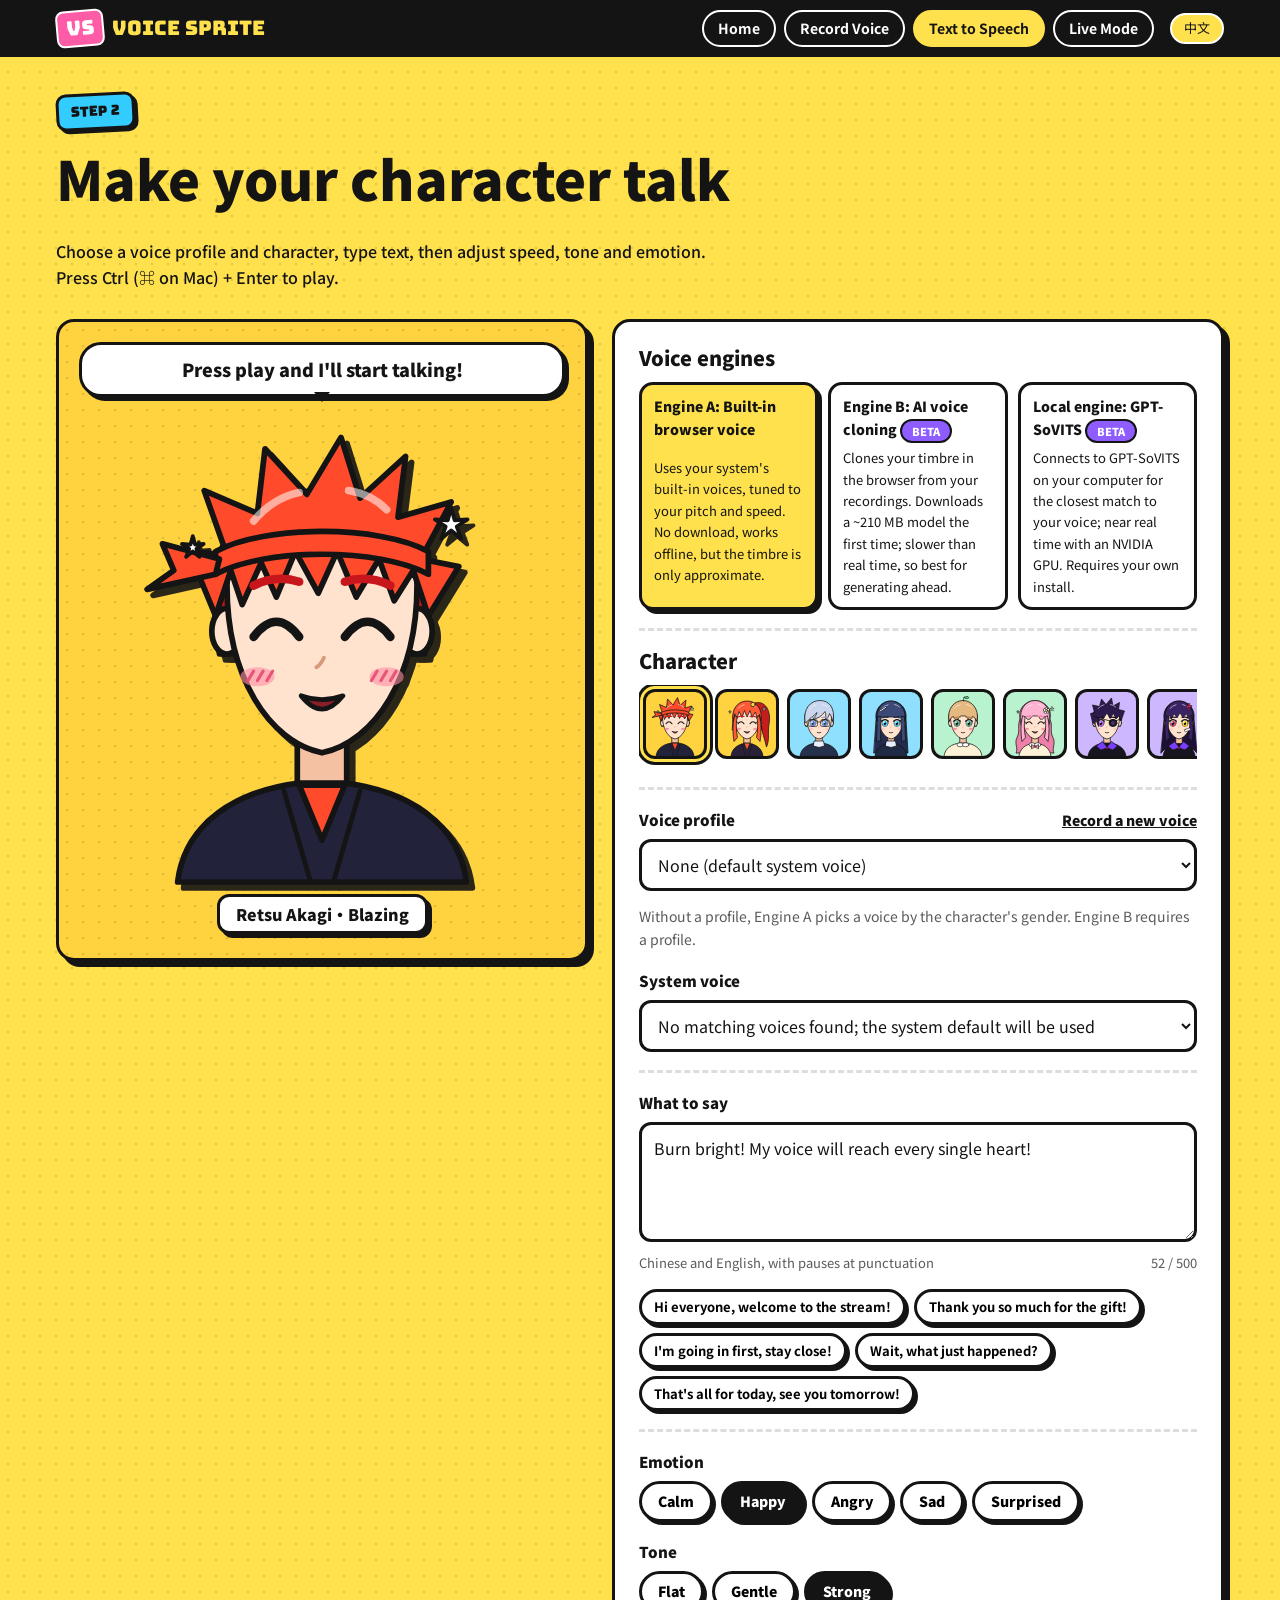
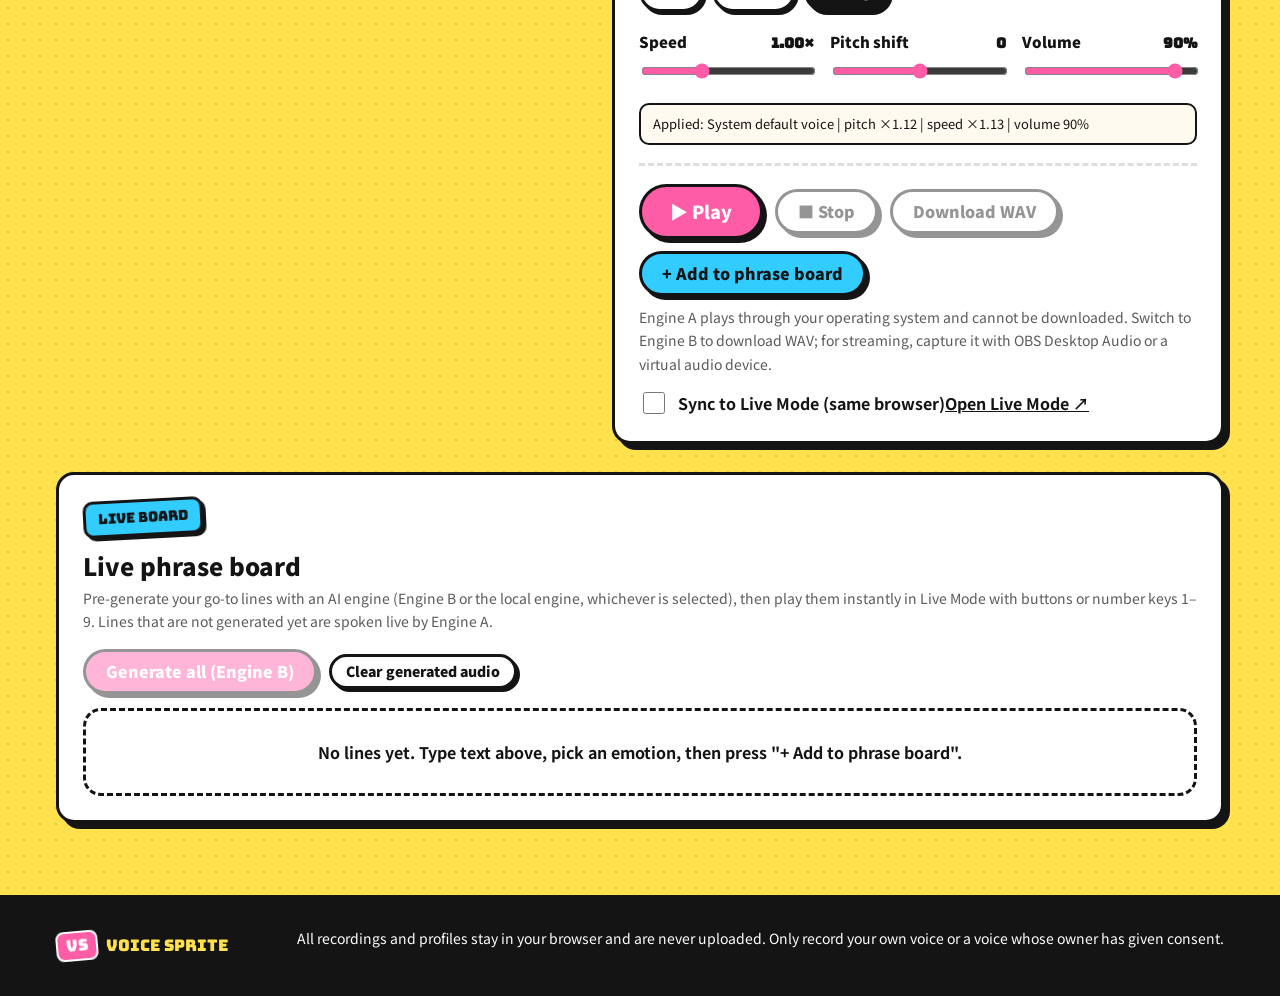
<file: tts.html>
<!doctype html>
<html lang="zh-Hant-TW">
<head>
  <meta charset="utf-8">
  <meta name="viewport" content="width=device-width, initial-scale=1">
  <title>文字轉語音｜VoiceSprite 聲線工坊</title>
  <meta name="description" content="選擇角色與聲線特徵檔，輸入文字，調整語速、語氣與情緒後播放。">
  <link rel="icon" href="images/favicon.svg" type="image/svg+xml">
  <link rel="preconnect" href="https://fonts.googleapis.com">
  <link rel="preconnect" href="https://fonts.gstatic.com" crossorigin>
  <link href="https://fonts.googleapis.com/css2?family=Bungee&family=Noto+Sans+TC:wght@500;700;900&display=swap" rel="stylesheet">
  <link rel="stylesheet" href="css/style.css?v=20261004-1327">
  <script>document.documentElement.classList.add('js');</script>
</head>
<body data-page="tts">
  <header class="site-header">
    <div class="inner">
      <a class="logo" href="index.html"><span>VS</span>VOICE SPRITE</a>
      <nav class="site-nav" aria-label="主選單">
        <a href="index.html" data-page="home">首頁</a>
        <a href="record.html" data-page="record">錄製聲紋</a>
        <a href="tts.html" data-page="tts">文字轉語音</a>
        <a href="live.html" data-page="live">直播模式</a>
      </nav>
    </div>
  </header>

  <main class="container page">
    <header class="page-head">
      <p class="sticker">STEP 2</p>
      <h1>讓角色開口說話</h1>
      <p>選擇聲線特徵檔與角色，輸入文字後調整語速、語氣和情緒。按 Ctrl（Mac 用 ⌘）+ Enter 也能直接播放。</p>
    </header>

    <div class="tts-grid">
      <section class="card stage" id="stage" aria-label="角色舞台">
        <div class="speech-bubble" id="bubble" aria-live="polite">按下播放，我就開始說話！</div>
        <div class="stage-char" id="stageChar"></div>
        <div class="stage-name" id="stageName"></div>
      </section>

      <section class="card controls">
        <div class="ctl-block">
          <h2>語音引擎</h2>
          <div class="engine-list" id="engineList" role="radiogroup" aria-label="語音引擎"></div>
          <div class="model-panel local-panel" id="localPanel" hidden>
            <div class="model-head">
              <strong>本地 GPT-SoVITS</strong>
              <span class="small" id="localStatus">尚未測試連線</span>
            </div>
            <div class="field" style="margin-top:10px">
              <label class="field-label small" for="localUrl">橋接程式網址</label>
              <input type="text" id="localUrl" spellcheck="false">
            </div>
            <div class="btn-row">
              <button type="button" class="btn btn-sm btn-yellow" id="btnLocalCheck">測試連線</button>
              <a class="btn btn-sm btn-pink" href="local-setup.html">安裝與連線教學 →</a>
            </div>
            <p class="small muted" style="margin:10px 0 0">需要先在電腦上安裝 GPT-SoVITS，並在使用前執行 VoiceSprite 啟動檔。還沒安裝的話，請按「安裝與連線教學」。</p>
          </div>
          <div class="model-panel" id="modelPanel" hidden>
            <div class="model-head">
              <strong>AI 模型（ZipVoice）</strong>
              <span class="small" id="modelStatus">檢查中…</span>
            </div>
            <div class="progress" aria-hidden="true"><div class="progress-bar" id="modelBar"></div></div>
            <div class="btn-row">
              <button type="button" class="btn btn-sm btn-yellow" id="btnModelLoad">下載模型（約 210 MB）</button>
              <button type="button" class="btn btn-sm" id="btnModelClear">清除模型</button>
              <label class="small" for="zvSteps">品質
                <select id="zvSteps" class="select-sm">
                  <option value="2">快速（2 步）</option>
                  <option value="4" selected>標準（4 步）</option>
                  <option value="8">精緻（8 步，很慢）</option>
                </select>
              </label>
            </div>
            <p class="small muted" style="margin:10px 0 0">模型只需下載一次，之後存在這台電腦的瀏覽器。生成比即時慢，同一句話生成後會快取，再播放不必等待。模型訓練資料含非商業授權條款，營利用途請先確認授權。</p>
          </div>
        </div>

        <div class="ctl-block">
          <h2>角色</h2>
          <div class="char-strip" id="charStrip" role="group" aria-label="選擇角色"></div>
        </div>

        <div class="ctl-block">
          <div class="field">
            <label class="field-label" for="profileSelect">聲線特徵檔 <a class="small" href="record.html">錄製新的聲紋</a></label>
            <select id="profileSelect"></select>
            <div class="profile-summary" id="profileSummary"></div>
          </div>
          <div class="field" id="voiceField" style="margin-bottom:0">
            <label class="field-label" for="voiceSelect">系統語音</label>
            <select id="voiceSelect"></select>
          </div>
        </div>

        <div class="ctl-block">
          <div class="field" style="margin-bottom:0">
            <label class="field-label" for="ttsText">要說的話</label>
            <textarea id="ttsText" maxlength="500" placeholder="輸入想讓角色說的話…"></textarea>
            <div class="text-meta"><span>支援中文與標點停頓</span><span id="charCount">0 / 500</span></div>
            <div class="phrases" id="phrases"></div>
          </div>
        </div>

        <div class="ctl-block">
          <div class="field">
            <span class="field-label">情緒</span>
            <div class="seg" id="emotionSeg" role="group" aria-label="情緒"></div>
          </div>
          <div class="field">
            <span class="field-label">語氣</span>
            <div class="seg" id="toneSeg" role="group" aria-label="語氣"></div>
          </div>
          <div class="sliders">
            <div class="field">
              <label class="field-label" for="rate">語速 <output id="rateVal">1.00×</output></label>
              <input type="range" id="rate" min="0.5" max="2" step="0.05" value="1">
            </div>
            <div class="field">
              <label class="field-label" for="pitch">音高微調 <output id="pitchVal">0</output></label>
              <input type="range" id="pitch" min="-6" max="6" step="1" value="0">
            </div>
            <div class="field">
              <label class="field-label" for="volume">音量 <output id="volumeVal">90%</output></label>
              <input type="range" id="volume" min="0" max="100" step="1" value="90">
            </div>
          </div>
          <p class="small muted" id="pitchNote" hidden style="margin:0 0 10px">引擎 B 的音高與情緒來自你的參考錄音：選「開心」會使用開心那段錄音。音高微調只在引擎 A 有效。</p>
          <div class="readout" id="readout">讀取語音中…</div>
        </div>

        <div class="ctl-block">
          <div class="play-row">
            <button type="button" class="btn btn-pink btn-lg" id="btnPlay">▶ 播放</button>
            <button type="button" class="btn" id="btnStop" disabled>■ 停止</button>
            <button type="button" class="btn" id="btnDownload">下載 WAV</button>
            <button type="button" class="btn btn-cyan" id="btnBoardAdd">＋ 加入台詞板</button>
          </div>
          <p class="small muted" id="downloadNote" style="margin:10px 0 0"></p>
          <label class="check" style="margin-top:14px">
            <input type="checkbox" id="syncLive">
            <span>同步到直播模式頁（同一個瀏覽器）<a href="live.html" target="_blank" rel="noopener">開啟直播模式 ↗</a></span>
          </label>
        </div>
      </section>
    </div>

    <section class="card board-card" id="board">
      <div class="board-head">
        <div>
          <p class="sticker">LIVE BOARD</p>
          <h2>直播台詞板</h2>
          <p class="small muted" style="margin:0">把常用台詞先用 AI 引擎（目前選的引擎 B 或本地引擎）生成好，直播時在直播模式頁按按鈕或數字鍵 1～9 立刻播放。沒生成的台詞會改用引擎 A 即時說。</p>
        </div>
        <div class="btn-row">
          <button type="button" class="btn btn-pink" id="btnBoardGen">全部預先生成</button>
          <button type="button" class="btn btn-sm" id="btnClipsClear">清除已生成語音</button>
        </div>
      </div>
      <p class="small" id="boardStatus" aria-live="polite"></p>
      <ol class="board-list" id="boardList"></ol>
    </section>
  </main>

  <footer class="site-footer">
    <div class="container inner">
      <a class="logo" href="index.html"><span>VS</span>VOICE SPRITE</a>
      <p>所有錄音與特徵檔只存在你的瀏覽器，不會上傳。請只錄製本人或已取得同意者的聲音。</p>
    </div>
  </footer>

  <script src="js/i18n-en.js?v=20261004-1327"></script>
  <script src="js/i18n.js?v=20261004-1327"></script>
  <script src="js/app.js?v=20261004-1327"></script>
  <script src="js/characters.js?v=20261004-1327"></script>
  <script src="js/audio-utils.js?v=20261004-1327"></script>
  <script src="js/features.js?v=20261004-1327"></script>
  <script src="js/profile-store.js?v=20261004-1327"></script>
  <script src="js/clip-store.js?v=20261004-1327"></script>
  <script src="js/board.js?v=20261004-1327"></script>
  <script src="js/audio-player.js?v=20261004-1327"></script>
  <script src="js/engines/engine-a-webspeech.js?v=20261004-1327"></script>
  <script src="js/engines/ref-tools.js?v=20261004-1327"></script>
  <script src="js/engines/engine-b-zipvoice.js?v=20261004-1327"></script>
  <script src="js/engines/engine-local.js?v=20261004-1327"></script>
  <script src="js/tts.js?v=20261004-1327"></script>
  <script>
  /* 檔案不完整時（例如直接在壓縮檔裡打開、只傳了 html），顯示說明而不是空白頁 */
  (function () {
    var cssOk = getComputedStyle(document.documentElement).getPropertyValue('--ink').trim() !== '';
    var jsOk = !!(window.VS && window.VS.engines);
    if (cssOk && jsOk) return;
    var d = document.createElement('div');
    d.setAttribute('role', 'alert');
    d.style.cssText = 'position:fixed;inset:0;z-index:9999;background:#fffbe0;color:#141414;font:16px/1.8 system-ui,sans-serif;padding:24px;overflow:auto';
    d.innerHTML = '<div style="max-width:640px;margin:0 auto">' +
      '<h1 style="font-size:24px;margin:0 0 12px">網站檔案不完整，無法正常顯示<br><small>Website files are incomplete</small></h1>' +
      '<p>這個網頁需要和 <b>css</b>、<b>js</b>、<b>images</b> 三個資料夾放在一起才能運作，目前讀不到它們。</p>' +
      '<ol>' +
      '<li>如果收到的是壓縮檔（.zip），請先按右鍵「<b>全部解壓縮</b>」，再打開解壓後資料夾裡的 index.html。不要直接在壓縮檔裡點開。</li>' +
      '<li>確認 index.html 旁邊有 css、js、images 三個資料夾。用 LINE 等通訊軟體傳檔時，資料夾常會不見，請改傳整個壓縮檔。</li>' +
      '<li><b>最推薦</b>：請對方直接打開網站的 GitHub Pages 網址。錄製聲紋也只有網址版能使用麥克風。</li>' +
      '</ol>' +
      '<p lang="en" style="margin-top:20px;border-top:2px dashed #ccc;padding-top:12px">This page needs the <b>css</b>, <b>js</b> and <b>images</b> folders next to it. If you received a .zip file, extract it first and then open index.html. The easiest way is to open the official site: https://singwillychen.github.io/voicesprite/</p></div>';
    document.body.appendChild(d);
  })();
  </script>
</body>
</html>
</file>
<file: css/style.css>
/* ========== VoiceSprite 聲線工坊 ========== */
:root {
  --ink: #141414;
  --paper: #fffaf0;
  --yellow: #ffe14d;
  --pink: #ff5ca8;
  --cyan: #33ccff;
  --red: #ff3b30;
  --purple: #8f5cff;
  --green: #2ee59d;
  --orange: #ff9f1c;
  --muted: #5a5a5a;
  --radius: 18px;
  --shadow: 6px 6px 0 var(--ink);
  --shadow-sm: 4px 4px 0 var(--ink);
  --font-display: 'Bungee', 'Noto Sans TC', sans-serif;
  --font-body: 'Noto Sans TC', system-ui, -apple-system, 'PingFang TC', 'Microsoft JhengHei', sans-serif;
  --dots: radial-gradient(rgba(20, 20, 20, .13) 1.3px, transparent 1.6px) 0 0 / 16px 16px;
}

* { box-sizing: border-box; }
html { scroll-behavior: smooth; }
body {
  margin: 0;
  font-family: var(--font-body);
  color: var(--ink);
  background: var(--dots), var(--yellow);
  line-height: 1.65;
  overflow-x: hidden;
}
a { color: inherit; }
h1, h2, h3 { line-height: 1.2; margin: 0 0 .5em; font-weight: 900; }
p { margin: 0 0 1em; }
.container { max-width: 1200px; margin: 0 auto; padding: 0 16px; }
.page { padding-top: 36px; padding-bottom: 72px; }
.section { padding: 72px 0; }
.muted { color: var(--muted); }
.small { font-size: 14px; }
[hidden] { display: none !important; }

/* ---------- Header ---------- */
.site-header { position: sticky; top: 0; z-index: 50; background: var(--ink); color: #fff; }
.site-header .inner { max-width: 1200px; margin: 0 auto; padding: 10px 16px; display: flex; align-items: center; gap: 16px; justify-content: space-between; }
.site-nav { margin-left: auto; }
.logo { font-family: var(--font-display); font-size: 20px; color: var(--yellow); text-decoration: none; display: flex; align-items: center; gap: 8px; white-space: nowrap; }
.logo span { background: var(--pink); color: #fff; padding: 0 8px; border: 2px solid #fff; border-radius: 8px; transform: rotate(-5deg); display: inline-block; }
.site-nav { display: flex; gap: 8px; overflow-x: auto; scrollbar-width: none; }
.site-nav::-webkit-scrollbar { display: none; }
.site-nav a { color: #fff; text-decoration: none; font-weight: 700; padding: 5px 14px; border: 2px solid #fff; border-radius: 999px; font-size: 14px; white-space: nowrap; transition: background .15s, color .15s; }
.site-nav a:hover { background: #fff; color: var(--ink); }
.site-nav a[aria-current="page"] { background: var(--yellow); color: var(--ink); border-color: var(--yellow); }

/* ---------- Language toggle ---------- */
.lang-toggle { flex: none; font-family: var(--font-display); font-size: 13px; line-height: 1; padding: 7px 12px; color: var(--ink); background: var(--yellow); border: 2px solid #fff; border-radius: 999px; cursor: pointer; transition: transform .12s; }
.lang-toggle:hover { transform: rotate(-4deg) scale(1.05); }
.live-topbar .lang-toggle { border-color: var(--ink); box-shadow: 3px 3px 0 var(--ink); padding: 8px 12px; }

/* ---------- Buttons ---------- */
.btn {
  --bg: #fff;
  display: inline-flex; align-items: center; justify-content: center; gap: 8px;
  padding: 10px 20px; font: inherit; font-weight: 900; font-size: 16px; line-height: 1.2;
  color: var(--ink); background: var(--bg);
  border: 3px solid var(--ink); border-radius: 999px; box-shadow: var(--shadow-sm);
  cursor: pointer; text-decoration: none; white-space: nowrap;
  transition: transform .12s, box-shadow .12s;
}
.btn:hover { transform: translate(-2px, -2px); box-shadow: 6px 6px 0 var(--ink); }
.btn:active { transform: translate(3px, 3px); box-shadow: 1px 1px 0 var(--ink); }
.btn:disabled, .btn[aria-disabled="true"] { opacity: .45; cursor: not-allowed; transform: none; box-shadow: var(--shadow-sm); }
.btn-pink { --bg: var(--pink); color: #fff; }
.btn-yellow { --bg: var(--yellow); }
.btn-cyan { --bg: var(--cyan); }
.btn-ink { --bg: var(--ink); color: #fff; }
.btn-red { --bg: var(--red); color: #fff; }
.btn-lg { padding: 14px 28px; font-size: 18px; }
.btn-sm { padding: 6px 14px; font-size: 14px; box-shadow: 3px 3px 0 var(--ink); }
.btn-row { display: flex; flex-wrap: wrap; gap: 12px; align-items: center; }
:focus-visible { outline: 3px dashed var(--ink); outline-offset: 3px; }

/* ---------- Common blocks ---------- */
.card { background: #fff; border: 3px solid var(--ink); border-radius: var(--radius); box-shadow: var(--shadow); padding: 24px; }
.sticker { display: inline-block; font-family: var(--font-display); font-size: 14px; padding: 4px 12px; background: var(--cyan); border: 3px solid var(--ink); border-radius: 10px; transform: rotate(-3deg); box-shadow: 3px 3px 0 var(--ink); margin: 0 0 16px; }
.sticker-pink { background: var(--pink); color: #fff; }
.sticker-white { background: #fff; }
.tag { display: inline-block; font-size: 12px; font-weight: 900; padding: 1px 10px; border: 2px solid var(--ink); border-radius: 999px; background: var(--yellow); white-space: nowrap; }
.tag-soon { background: #eee; }
.section-head { text-align: center; margin-bottom: 40px; }
.section-head h2 { font-size: clamp(30px, 5vw, 48px); }
.section-head p { max-width: 36em; margin: 0 auto; font-weight: 500; }
.page-head { margin-bottom: 28px; }
.page-head h1 { font-size: clamp(32px, 5.5vw, 54px); }
.page-head p { max-width: 42em; font-weight: 500; }

.js .reveal { opacity: 0; transform: translateY(24px) rotate(-1deg); transition: opacity .5s, transform .5s cubic-bezier(.2, 1.4, .4, 1); }
.js .reveal.in { opacity: 1; transform: none; }

/* ---------- Hero ---------- */
.hero { padding: 48px 0 80px; }
.hero-grid { display: grid; grid-template-columns: 1.1fr .9fr; gap: 40px; align-items: center; }
.hero-title { margin: 0 0 20px; }
.hero-title .en { display: block; font-family: var(--font-display); font-weight: 400; font-size: clamp(56px, 10vw, 120px); line-height: .92; color: #fff; -webkit-text-stroke: 3px var(--ink); paint-order: stroke fill; text-shadow: 6px 6px 0 var(--ink); }
.hero-title .zh { display: block; font-size: clamp(28px, 4.4vw, 46px); margin-top: 18px; }
.lead { font-size: 18px; font-weight: 500; max-width: 32em; }
.hero-stage { position: relative; aspect-ratio: 1 / 1; display: grid; place-items: center; }
.burst { position: absolute; inset: 2%; background: var(--pink); border: 0; clip-path: polygon(50% 0, 61% 18%, 80% 8%, 78% 29%, 98% 32%, 86% 50%, 98% 68%, 78% 71%, 80% 92%, 61% 82%, 50% 100%, 39% 82%, 20% 92%, 22% 71%, 2% 68%, 14% 50%, 2% 32%, 22% 29%, 20% 8%, 39% 18%); animation: spin 50s linear infinite; transition: background .3s; }
.hero-char { position: relative; width: 74%; cursor: pointer; filter: drop-shadow(6px 6px 0 rgba(20, 20, 20, .9)); }
.hero-stage .speech-bubble { top: 4%; left: -4%; max-width: 70%; }
.hero-stage .btn { position: absolute; bottom: 2%; right: 4%; }

.speech-bubble { position: absolute; z-index: 2; background: #fff; border: 3px solid var(--ink); border-radius: 22px; padding: 10px 16px; font-weight: 900; font-size: 16px; box-shadow: var(--shadow-sm); }
.speech-bubble::after { content: ''; position: absolute; bottom: -16px; left: 36px; border: 8px solid transparent; border-top: 10px solid var(--ink); }

/* ---------- Marquee ---------- */
.marquee { background: var(--ink); color: var(--yellow); transform: rotate(-2deg); margin: 0 -40px; overflow: hidden; white-space: nowrap; border-block: 4px solid var(--ink); }
.marquee-track { display: inline-block; font-family: var(--font-display); font-size: 24px; padding: 10px 0; animation: marquee 32s linear infinite; }
.marquee-track span { margin: 0 18px; }
.marquee-track .star { color: var(--pink); }

/* ---------- Steps ---------- */
.steps { display: grid; grid-template-columns: repeat(3, 1fr); gap: 24px; }
.step { position: relative; padding-top: 40px; }
.step-no { position: absolute; top: -26px; left: 20px; font-family: var(--font-display); font-size: 40px; width: 64px; height: 64px; display: grid; place-items: center; background: var(--pink); color: #fff; border: 3px solid var(--ink); border-radius: 50%; box-shadow: var(--shadow-sm); }
.step:nth-child(2) .step-no { background: var(--cyan); color: var(--ink); }
.step:nth-child(3) .step-no { background: var(--green); color: var(--ink); }
.step h3 { font-size: 22px; }

/* ---------- Characters ---------- */
.filters { display: flex; flex-wrap: wrap; gap: 10px; justify-content: center; margin-bottom: 14px; }
.chip { font: inherit; font-weight: 900; font-size: 14px; padding: 6px 16px; background: #fff; border: 3px solid var(--ink); border-radius: 999px; cursor: pointer; box-shadow: 3px 3px 0 var(--ink); transition: transform .1s; }
.chip:hover { transform: translate(-1px, -1px); }
.chip[aria-pressed="true"] { background: var(--ink); color: #fff; }
.char-grid { display: grid; grid-template-columns: repeat(auto-fill, minmax(200px, 1fr)); gap: 22px; margin-top: 28px; }
.char-card { position: relative; background: var(--dots), var(--card-bg, #fff); border: 3px solid var(--ink); border-radius: var(--radius); box-shadow: var(--shadow); overflow: hidden; transition: transform .15s; }
.char-card:hover { transform: translateY(-4px) rotate(-1deg); }
.char-card.is-selected { box-shadow: 0 0 0 4px var(--yellow), 0 0 0 7px var(--ink), var(--shadow); }
.char-card.is-selected::before { content: 'SELECTED'; position: absolute; top: 10px; right: -30px; z-index: 2; transform: rotate(35deg); background: var(--pink); color: #fff; font-family: var(--font-display); font-size: 11px; padding: 2px 34px; border-block: 2px solid var(--ink); }
.char-pick { display: block; width: 100%; padding: 0; border: 0; background: none; cursor: pointer; text-align: left; font: inherit; color: inherit; }
.char-art { padding: 14px 18px 0; }
.char-meta { background: #fff; border-top: 3px solid var(--ink); padding: 12px 14px 54px; }
.char-meta h3 { font-size: 20px; margin: 6px 0 2px; }
.char-meta .en { font-family: var(--font-display); font-size: 12px; color: var(--muted); }
.char-meta p { font-size: 13px; margin: 6px 0 0; color: #333; }
.char-hear { position: absolute; right: 12px; bottom: 12px; }
.char-card.talking .char-svg .c-head, .char-card.talking .char-svg .c-back { animation-duration: .6s; }
.selected-bar { margin-top: 32px; display: flex; flex-wrap: wrap; gap: 16px; align-items: center; justify-content: space-between; }
.selected-bar strong { font-size: 20px; }

/* ---------- Character SVG ---------- */
.char-svg { display: block; width: 100%; height: auto; overflow: visible; }
.char-svg .m-open { display: none; }
.char-svg.is-open .m-open { display: inline; }
.char-svg.is-open .m-closed { display: none; }
.char-svg .c-head, .char-svg .c-back { transform-box: view-box; transform-origin: 100px 190px; animation: bob 3.2s ease-in-out infinite; }
.char-svg .c-eyes { transform-box: view-box; transform-origin: 100px 108px; animation: blink 4.6s infinite; }

/* ---------- Guide / Engines ---------- */
.guide-grid { display: grid; grid-template-columns: repeat(2, 1fr); gap: 24px; }
.guide-grid ol { padding-left: 1.3em; margin: 0; }
.guide-grid li { margin-bottom: 8px; }
.note { border-left: 6px solid var(--pink); background: #fff4fa; padding: 10px 14px; border-radius: 0 12px 12px 0; font-size: 14px; margin-top: 14px; }
.engine-cards { display: grid; grid-template-columns: repeat(3, 1fr); gap: 20px; }
.engine-card h3 { font-size: 20px; }
.engine-card .tag { margin-bottom: 10px; }
.tag-ready { background: var(--green); }

/* ---------- Forms ---------- */
.field { display: grid; gap: 6px; margin-bottom: 18px; }
.field > .label-text, .field-label { font-weight: 900; font-size: 15px; display: flex; justify-content: space-between; align-items: baseline; gap: 8px; }
.field-label output { font-family: var(--font-display); font-size: 14px; }
input[type="text"], select, textarea { font: inherit; font-size: 16px; padding: 10px 12px; border: 3px solid var(--ink); border-radius: 12px; background: #fff; color: var(--ink); width: 100%; }
textarea { resize: vertical; min-height: 120px; }
input[type="range"] { width: 100%; accent-color: var(--pink); }
.check { display: flex; gap: 10px; align-items: flex-start; font-weight: 700; cursor: pointer; }
.check input { width: 22px; height: 22px; accent-color: var(--pink); flex: none; margin-top: 2px; }
.seg { display: flex; flex-wrap: wrap; gap: 8px; }
.error { color: #c40018; font-weight: 700; }

/* ---------- Record page ---------- */
.consent-card { max-width: 760px; }
.consent-card ul { padding-left: 1.3em; }
.studio-grid { display: grid; grid-template-columns: 320px 1fr; gap: 24px; align-items: start; }
.meter-card { position: sticky; top: 80px; }
.wave { width: 100%; height: 120px; display: block; background: var(--ink); border-radius: 12px; }
.level { height: 18px; border: 3px solid var(--ink); border-radius: 999px; overflow: hidden; margin: 14px 0 8px; background: #eee; }
.level-bar { height: 100%; width: 0; background: linear-gradient(90deg, var(--green) 0 60%, var(--yellow) 60% 85%, var(--red) 85%); background-size: 100vw 100%; transition: width .06s linear; }
.progress-dots { display: flex; gap: 8px; margin-top: 14px; }
.progress-dots span { width: 28px; height: 28px; border-radius: 50%; border: 3px solid var(--ink); background: #fff; display: grid; place-items: center; font-size: 12px; font-weight: 900; }
.progress-dots .pass { background: var(--green); }
.progress-dots .warn { background: var(--orange); }
.progress-dots .fail { background: var(--red); color: #fff; }
.prompt-list { display: grid; gap: 20px; }
.prompt-card { transition: transform .15s; }
.prompt-card.is-recording { border-color: var(--red); box-shadow: 6px 6px 0 var(--red); transform: rotate(-.5deg); }
.prompt-head { display: flex; align-items: center; gap: 10px; flex-wrap: wrap; margin-bottom: 8px; }
.prompt-no { font-family: var(--font-display); font-size: 28px; }
.prompt-text { font-size: clamp(20px, 2.6vw, 26px); font-weight: 900; line-height: 1.6; margin: 6px 0 16px; }
.timer { font-family: var(--font-display); font-size: 14px; }
.rec-dot { width: 12px; height: 12px; background: #fff; border-radius: 50%; display: inline-block; }
.is-recording .rec-dot { animation: pulse 1s infinite; }
.badge { margin-left: auto; font-size: 13px; font-weight: 900; padding: 2px 12px; border: 2px solid var(--ink); border-radius: 999px; background: #eee; }
.badge.pass { background: var(--green); }
.badge.warn { background: var(--orange); }
.badge.fail { background: var(--red); color: #fff; }
.quality-list { margin: 12px 0 0; padding-left: 1.2em; font-size: 14px; }
.finish-card { margin-top: 24px; display: flex; flex-wrap: wrap; align-items: center; justify-content: space-between; gap: 16px; }
.summary-chips { display: flex; flex-wrap: wrap; gap: 10px; margin: 12px 0 18px; }
.summary-chip { border: 3px solid var(--ink); border-radius: 14px; padding: 8px 14px; background: var(--paper); }
.summary-chip small { display: block; font-size: 12px; color: var(--muted); font-weight: 700; }
.summary-chip b { font-size: 18px; }
.library { margin-top: 48px; }
.library-head { display: flex; flex-wrap: wrap; justify-content: space-between; align-items: center; gap: 12px; margin-bottom: 16px; }
.profile-list { display: grid; gap: 14px; }
.profile-row { display: flex; flex-wrap: wrap; gap: 12px; align-items: center; justify-content: space-between; padding: 16px 18px; }
.profile-row h3 { font-size: 18px; margin: 0; }
.profile-row .meta { font-size: 13px; color: var(--muted); }
.profile-row.is-active { background: #fffbe0; }
.empty { text-align: center; padding: 28px; border: 3px dashed var(--ink); border-radius: var(--radius); background: rgba(255, 255, 255, .6); font-weight: 700; }

/* ---------- TTS page ---------- */
.tts-grid { display: grid; grid-template-columns: minmax(0, 1fr) minmax(0, 1.15fr); gap: 24px; align-items: start; }
.tts-grid > * { min-width: 0; } /* 避免橫向捲動的角色列把整頁撐寬 */
.stage { position: sticky; top: 80px; background: var(--dots), var(--stage-bg, var(--cyan)); padding: 24px; min-height: 520px; display: flex; flex-direction: column; align-items: center; justify-content: flex-end; overflow: hidden; }
.stage .speech-bubble { top: 20px; left: 20px; right: 20px; text-align: center; font-size: 18px; min-height: 52px; }
.stage .speech-bubble::after { left: 50%; margin-left: -8px; }
.stage-char { width: min(380px, 92%); margin-top: 80px; filter: drop-shadow(6px 6px 0 rgba(20, 20, 20, .9)); }
.stage-name { margin-top: 12px; background: #fff; border: 3px solid var(--ink); border-radius: 12px; padding: 4px 16px; font-weight: 900; box-shadow: var(--shadow-sm); }
.stage.talking .char-svg .c-head, .stage.talking .char-svg .c-back { animation-duration: .6s; }
.controls h2 { font-size: 20px; margin-bottom: 12px; }
.ctl-block { padding-bottom: 18px; margin-bottom: 18px; border-bottom: 3px dashed #ddd; }
.ctl-block:last-child { border-bottom: 0; margin-bottom: 0; padding-bottom: 0; }
.engine-list { display: grid; grid-template-columns: repeat(3, minmax(0, 1fr)); gap: 10px; }
.engine-opt { position: relative; display: grid; gap: 4px; padding: 10px 12px; border: 3px solid var(--ink); border-radius: 14px; cursor: pointer; background: #fff; font-size: 13px; }
.engine-opt input { position: absolute; opacity: 0; pointer-events: none; }
.engine-opt .engine-name { font-weight: 900; font-size: 14px; }
.engine-opt:has(input:checked) { background: var(--yellow); box-shadow: var(--shadow-sm); }
.engine-opt.is-disabled { opacity: .55; cursor: not-allowed; background: #f3f3f3; }
.engine-opt .tag { white-space: normal; } /* 不支援原因可能是長句 */
.engine-opt:has(input:focus-visible) { outline: 3px dashed var(--ink); outline-offset: 3px; }
.char-strip { display: flex; gap: 8px; overflow-x: auto; padding: 4px 4px 10px; }
.char-mini { flex: none; width: 64px; padding: 4px 4px 0; border: 3px solid var(--ink); border-radius: 12px; background: var(--mini-bg, #fff); cursor: pointer; }
.char-mini[aria-pressed="true"] { box-shadow: 0 0 0 3px var(--yellow), 0 0 0 6px var(--ink); }
.char-mini .char-svg .c-head, .char-mini .char-svg .c-back, .char-mini .char-svg .c-eyes { animation: none; }
.text-meta { display: flex; justify-content: space-between; font-size: 13px; color: var(--muted); margin-top: 4px; }
.phrases { display: flex; flex-wrap: wrap; gap: 8px; margin-top: 10px; }
.phrases .chip { font-size: 13px; padding: 4px 12px; font-weight: 700; }
.sliders { display: grid; grid-template-columns: repeat(3, 1fr); gap: 16px; }
.readout { font-size: 13px; background: var(--paper); border: 2px solid var(--ink); border-radius: 10px; padding: 8px 12px; margin-top: 4px; }
.play-row { display: flex; flex-wrap: wrap; gap: 12px; align-items: center; }
.profile-summary { display: flex; flex-wrap: wrap; gap: 6px; margin-top: 8px; }

.tag-beta { background: var(--purple); color: #fff; font-size: 11px; vertical-align: middle; }
.model-panel { margin-top: 14px; padding: 14px; border: 3px solid var(--ink); border-radius: 14px; background: var(--paper); }
.model-head { display: flex; flex-wrap: wrap; justify-content: space-between; gap: 8px; align-items: baseline; }
.progress { height: 14px; border: 3px solid var(--ink); border-radius: 999px; overflow: hidden; background: #fff; margin: 10px 0 12px; }
.progress-bar { height: 100%; width: 0; background: var(--purple); transition: width .2s; }
.select-sm { width: auto; font-size: 14px; padding: 4px 8px; border-width: 2px; border-radius: 8px; margin-left: 4px; }
input[type="range"]:disabled { opacity: .4; }

/* ---------- Phrase board ---------- */
.board-card { margin-top: 28px; }
.board-head { display: flex; flex-wrap: wrap; justify-content: space-between; align-items: flex-end; gap: 16px; margin-bottom: 8px; }
.board-head h2 { margin-bottom: 6px; }
.board-list { list-style: none; margin: 12px 0 0; padding: 0; display: grid; gap: 10px; }
.board-row { display: flex; flex-wrap: wrap; align-items: center; gap: 10px; padding: 10px 12px; border: 3px solid var(--ink); border-radius: 14px; background: #fff; }
.board-key { flex: none; width: 32px; height: 32px; display: grid; place-items: center; font-family: var(--font-display); background: var(--yellow); border: 2px solid var(--ink); border-radius: 8px; }
.board-text { flex: 1 1 220px; font-weight: 700; }
.board-state { font-size: 13px; font-weight: 900; color: var(--muted); }
.board-state.ok { color: #0f7a48; }
.board-row .btn-row { gap: 8px; }

/* ---------- Local engine setup ---------- */
.setup-block { margin-bottom: 24px; }
.flow { display: flex; flex-wrap: wrap; align-items: center; gap: 10px; }
.flow-box { flex: 1 1 160px; display: grid; gap: 2px; padding: 12px 14px; border: 3px solid var(--ink); border-radius: 14px; background: var(--paper); }
.flow-box span { font-size: 13px; color: var(--muted); }
.flow-arrow { font-family: var(--font-display); font-size: 24px; }
.req-table { width: 100%; border-collapse: collapse; }
.req-table th, .req-table td { text-align: left; vertical-align: top; padding: 8px 10px; border-bottom: 2px dashed #ddd; }
.req-table th { white-space: nowrap; width: 1%; }
.os-tabs { margin-bottom: 16px; }
.steps-list { padding-left: 1.4em; margin: 0; }
.steps-list li { margin-bottom: 14px; }
pre.cmd { position: relative; background: var(--ink); color: #e9ffe0; border-radius: 12px; padding: 12px 70px 12px 14px; margin: 8px 0; overflow-x: auto; font-size: 14px; line-height: 1.6; }
pre.cmd .copy-btn { position: absolute; top: 8px; right: 8px; padding: 2px 10px; font-size: 12px; box-shadow: none; }
code { font-family: ui-monospace, SFMono-Regular, Menlo, Consolas, monospace; font-size: .92em; }
:not(pre) > code { background: #fff3b0; padding: 1px 5px; border-radius: 6px; }
.dl-list { display: grid; gap: 10px; justify-items: start; margin: 12px 0; }
.dl-list .btn { white-space: normal; text-align: left; }
.check-list { list-style: none; padding: 0; margin: 16px 0 8px; display: grid; gap: 8px; }
.check-list li { display: flex; align-items: center; gap: 10px; font-weight: 700; }
.check-list .dot { width: 18px; height: 18px; border-radius: 50%; border: 3px solid var(--ink); background: #fff; flex: none; }
.check-list li.running .dot { background: var(--yellow); animation: pulse 1s infinite; }
.check-list li.ok .dot { background: var(--green); }
.check-list li.fail .dot { background: var(--red); }
.faq details { border-bottom: 2px dashed #ddd; padding: 10px 0; }
.faq summary { font-weight: 900; cursor: pointer; }
.faq details ul, .faq details p { margin: 8px 0 0; }
.local-panel .field { margin-bottom: 10px; }

/* ---------- Live page ---------- */
body.live { min-height: 100vh; overflow: hidden; background: transparent; }
body.live.bg-green { background: #00ff00; }
body.live.bg-blue { background: #0047ff; }
body.live.bg-pop { background: var(--dots), var(--yellow); }
body.live.bg-transparent { background: transparent; }
.live-stage { position: fixed; inset: 0; display: flex; align-items: flex-end; justify-content: center; }
.live-char { width: min(70vh, 90vw); margin-bottom: -2vh; }
.live-sub { position: fixed; left: 50%; bottom: 6vh; transform: translateX(-50%); width: min(1000px, 92vw); text-align: center; font-weight: 900; font-size: clamp(22px, 4.2vh, 44px); color: #fff; -webkit-text-stroke: 6px var(--ink); paint-order: stroke fill; line-height: 1.35; pointer-events: none; }
.live-sub:empty { display: none; }
.live-topbar { position: fixed; top: 16px; right: 16px; z-index: 20; display: flex; gap: 8px; align-items: center; }
.live-controls { position: fixed; top: 70px; right: 16px; z-index: 20; width: min(360px, calc(100vw - 32px)); max-height: calc(100vh - 90px); overflow-y: auto; padding: 18px; }
.live-controls h2 { font-size: 18px; }
body.no-controls .live-topbar, body.no-controls .live-controls { display: none; }
.sync-status { font-size: 13px; color: var(--muted); }
.live-board { display: grid; gap: 6px; margin-bottom: 16px; }
.live-board button { display: flex; gap: 8px; align-items: center; width: 100%; text-align: left; font: inherit; font-size: 14px; font-weight: 700; padding: 6px 10px; border: 2px solid var(--ink); border-radius: 10px; background: #fff; cursor: pointer; }
.live-board button:hover { background: var(--yellow); }
.live-board .k { flex: none; font-family: var(--font-display); width: 22px; text-align: center; }
.live-board .t { flex: 1; overflow: hidden; text-overflow: ellipsis; white-space: nowrap; }
.live-board .s { flex: none; font-size: 11px; color: var(--muted); }
.live-board .s.ok { color: #0f7a48; }

/* ---------- Sandbox preview notice ---------- */
.preview-notice { background: var(--pink); color: #fff; font-weight: 700; font-size: 14px; text-align: center; padding: 8px 16px; border-bottom: 3px solid var(--ink); }
.preview-notice a { color: #fff; margin-left: 10px; white-space: nowrap; }
body.live .preview-notice { position: fixed; top: 0; left: 0; right: 0; z-index: 30; }

/* ---------- Footer & Toast ---------- */
.site-footer { background: var(--ink); color: #fff; padding: 32px 0; font-size: 14px; }
.site-footer .inner { display: flex; flex-wrap: wrap; gap: 12px; justify-content: space-between; }
.site-footer .logo { font-size: 16px; }
.toast-box { position: fixed; left: 50%; bottom: 20px; transform: translateX(-50%); z-index: 100; display: grid; gap: 8px; width: min(420px, calc(100vw - 32px)); }
.toast { background: var(--ink); color: #fff; border: 3px solid var(--ink); border-radius: 14px; padding: 10px 16px; font-weight: 700; box-shadow: 4px 4px 0 var(--pink); animation: pop .25s cubic-bezier(.2, 1.6, .4, 1); transition: opacity .3s; }
.toast-error { background: var(--red); }
.toast-success { background: #0f7a48; }
.toast.out { opacity: 0; }

/* ---------- Animations ---------- */
@keyframes spin { to { transform: rotate(360deg); } }
@keyframes marquee { to { transform: translateX(-50%); } }
@keyframes bob { 50% { transform: translateY(2px) rotate(.6deg); } }
@keyframes blink { 0%, 93%, 100% { transform: scaleY(1); } 95% { transform: scaleY(.1); } }
@keyframes pulse { 50% { opacity: .2; } }
@keyframes pop { from { transform: scale(.8); opacity: 0; } }

@media (prefers-reduced-motion: reduce) {
  *, *::before, *::after { animation: none !important; transition: none !important; }
  html { scroll-behavior: auto; }
}

/* ---------- Responsive ---------- */
@media (max-width: 960px) {
  .hero-grid, .tts-grid, .studio-grid { grid-template-columns: 1fr; }
  .hero-stage { max-width: 460px; width: 100%; margin: 0 auto; }
  .stage, .meter-card { position: relative; top: 0; }
  .stage { min-height: 420px; }
  .steps, .engine-cards { grid-template-columns: 1fr; gap: 40px; }
  .engine-cards { gap: 20px; }
  .guide-grid { grid-template-columns: 1fr; }
}
@media (max-width: 600px) {
  .section { padding: 56px 0; }
  .card { padding: 18px; }
  .site-header .inner { flex-wrap: wrap; gap: 8px; }
  .site-nav { order: 3; flex-basis: 100%; }
  .engine-list, .sliders { grid-template-columns: minmax(0, 1fr); }
  .char-grid { grid-template-columns: repeat(2, 1fr); gap: 14px; }
  .char-meta { padding: 10px 10px 50px; }
  .char-meta h3 { font-size: 17px; }
  .char-meta p { display: none; }
  .hero-title .en { -webkit-text-stroke: 2px var(--ink); text-shadow: 4px 4px 0 var(--ink); }
  .marquee-track { font-size: 18px; }
}
</file>
